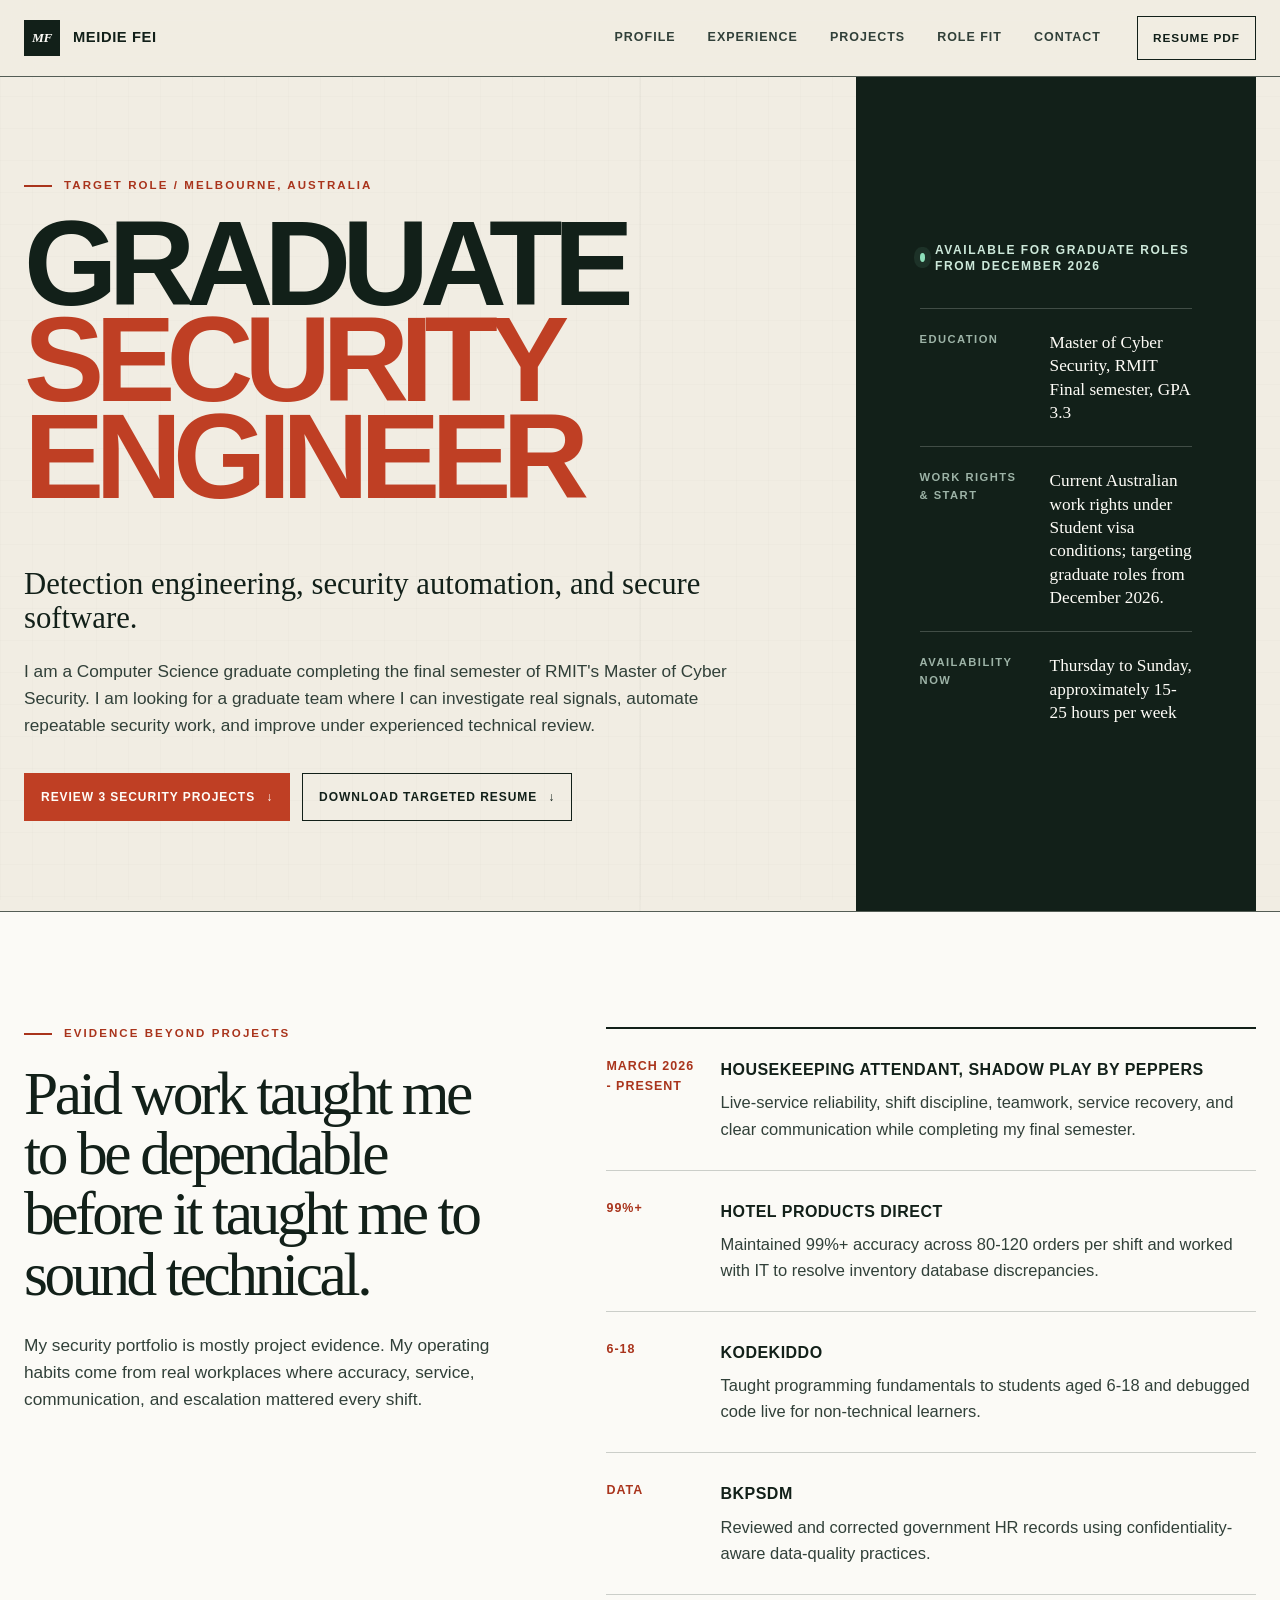
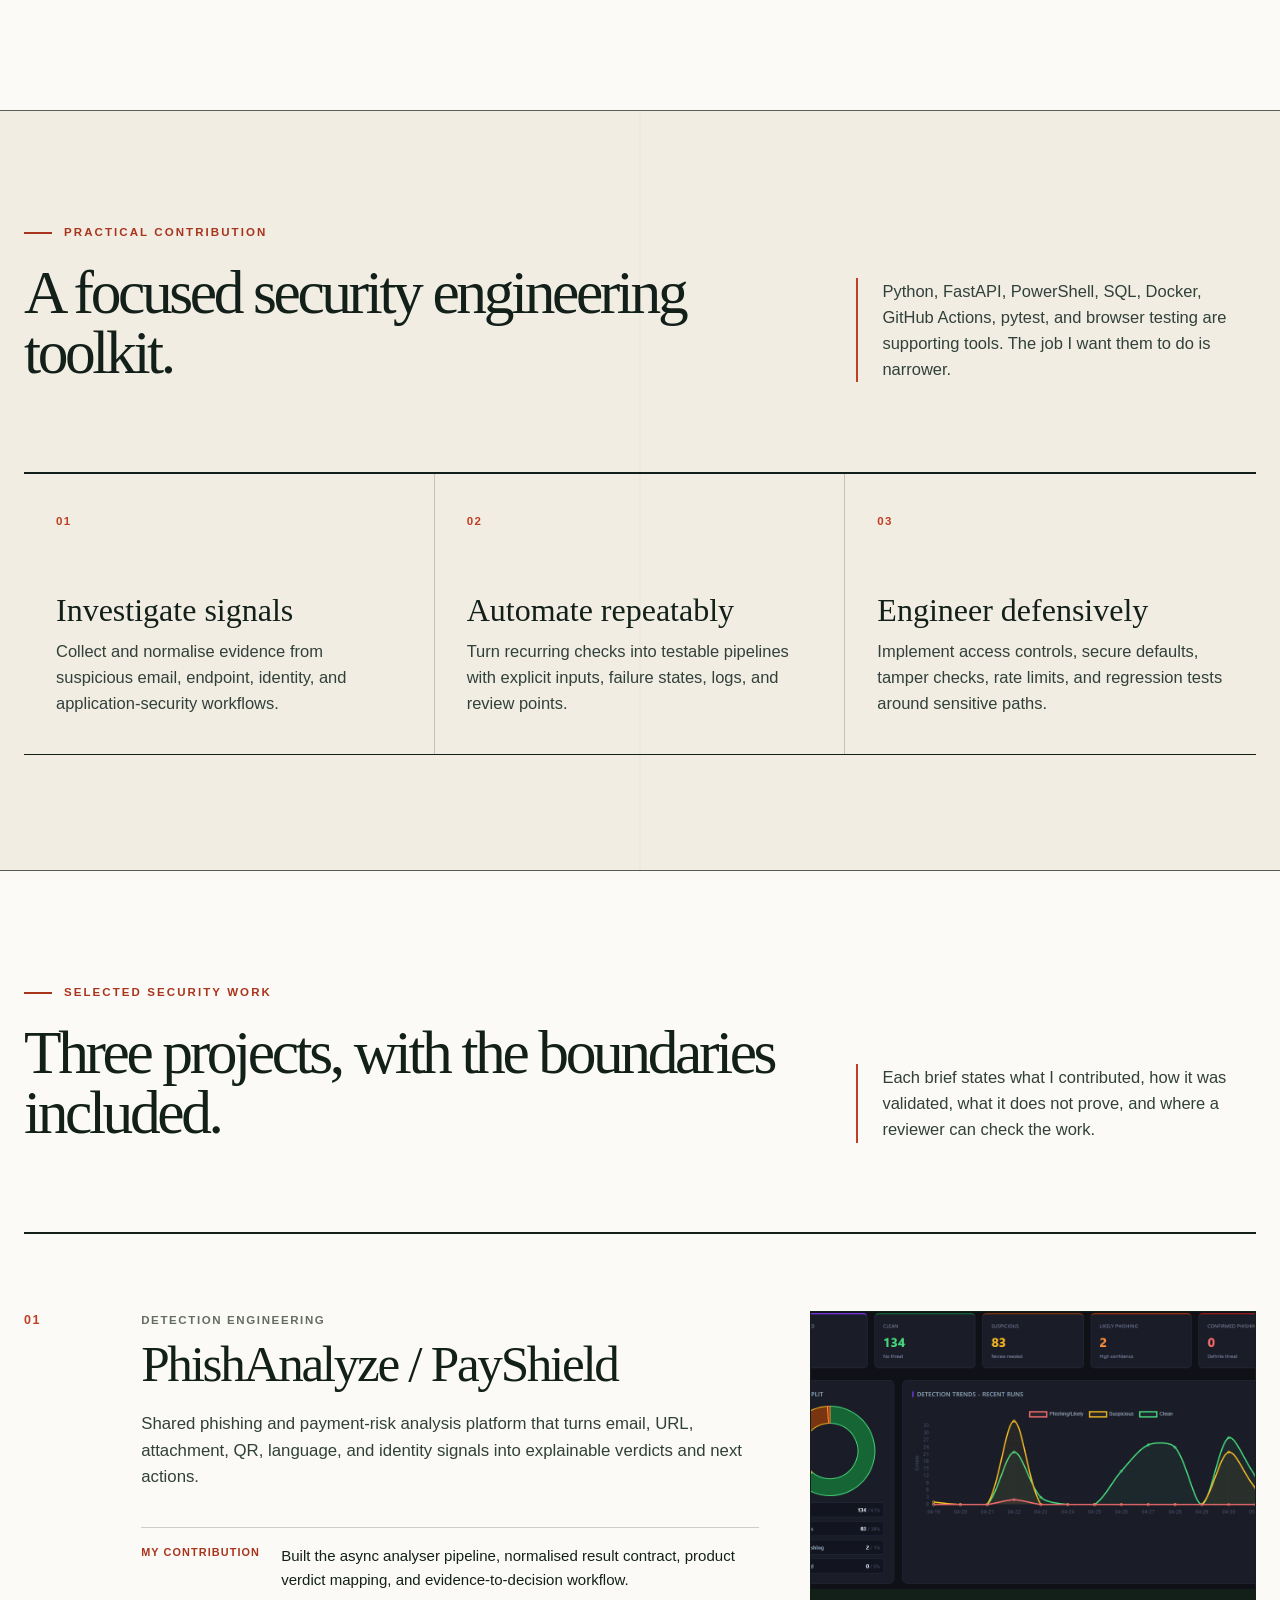
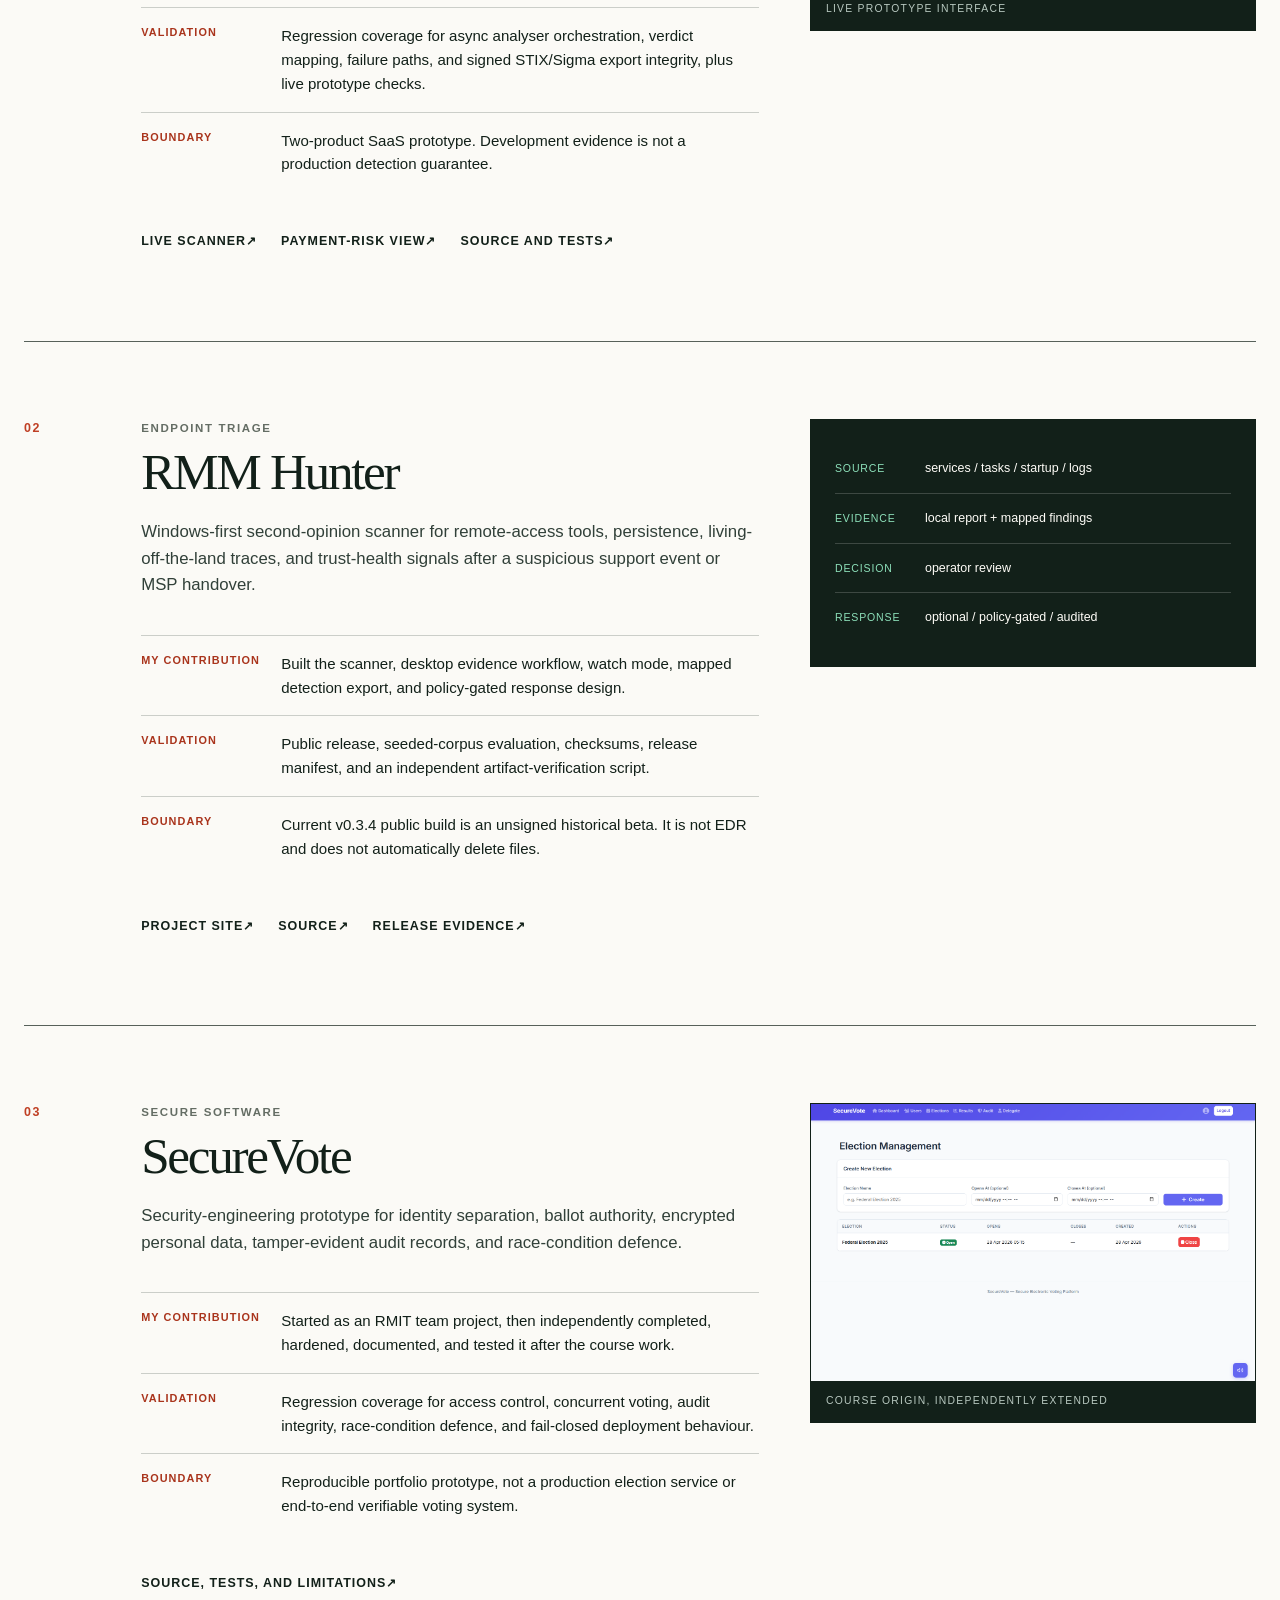
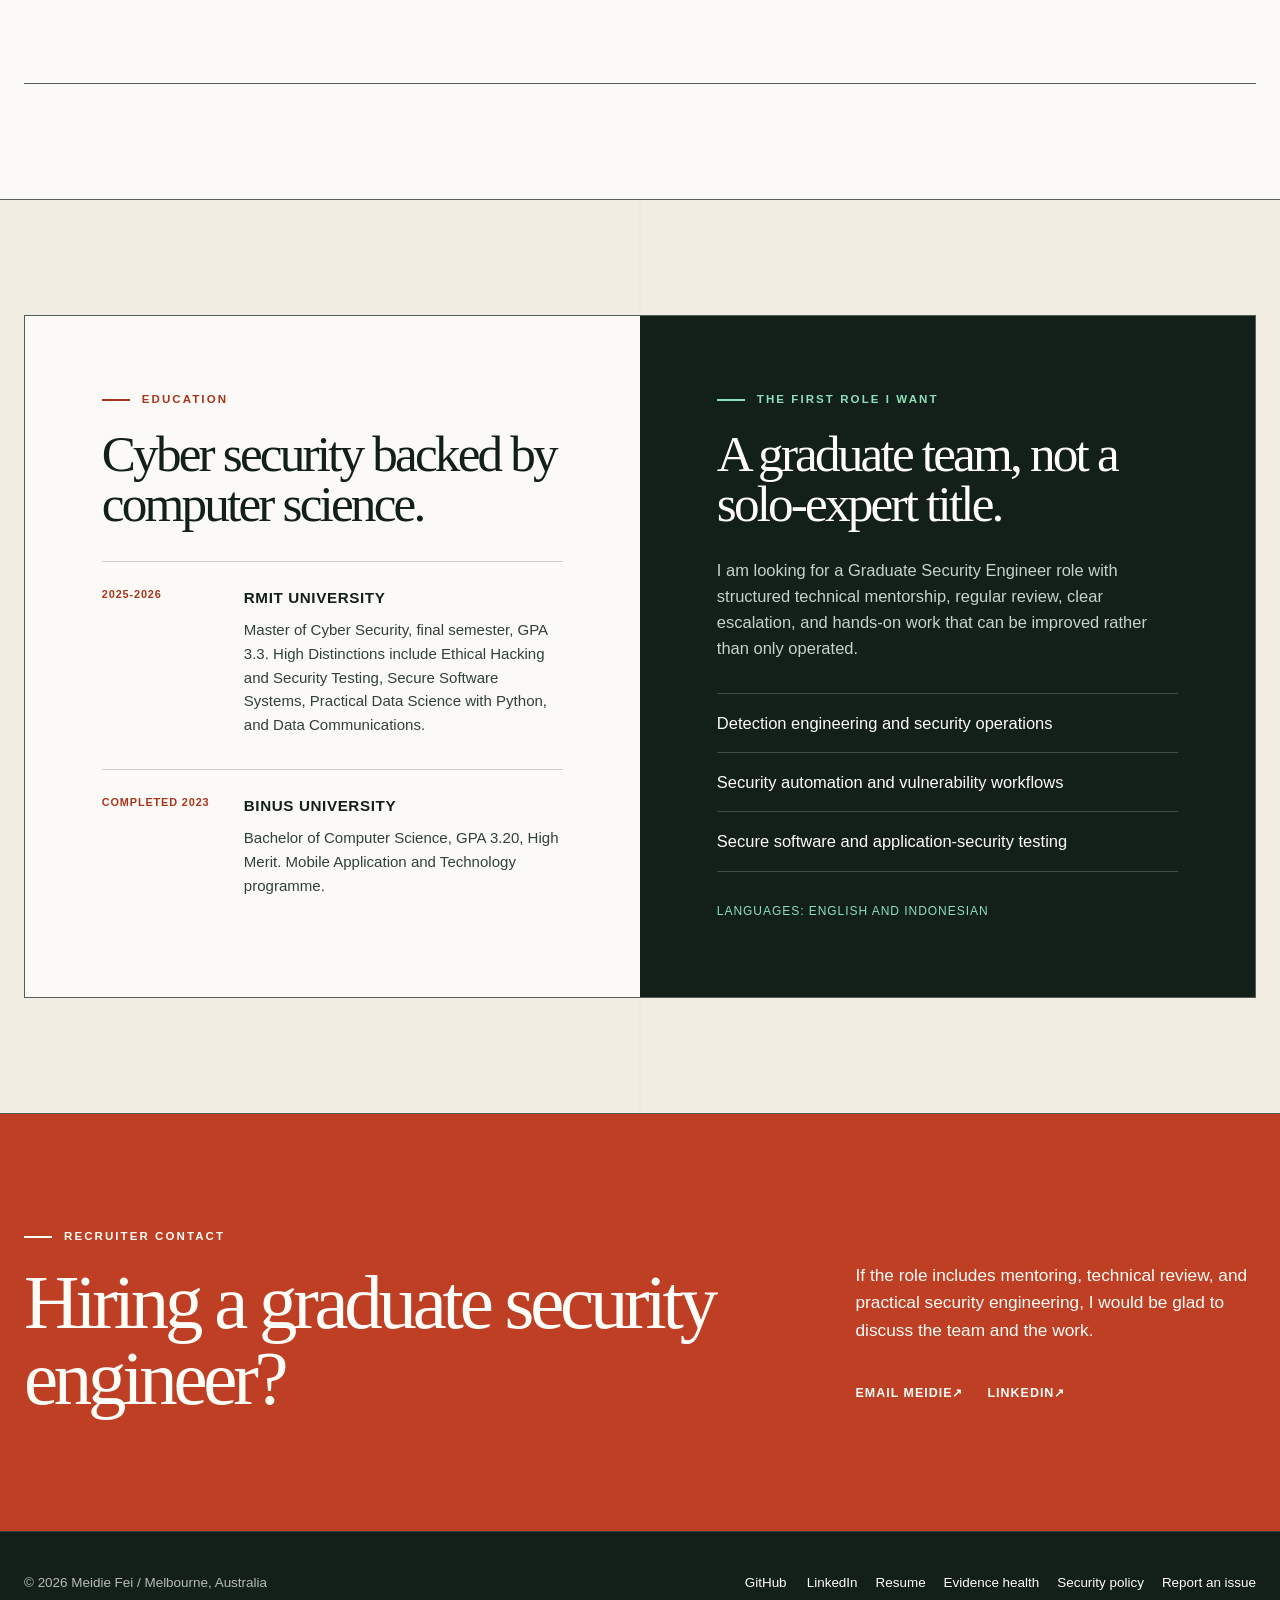
<file: index.html>
<!doctype html>
<html lang="en-AU">
<head>
  <meta charset="utf-8">
  <meta name="viewport" content="width=device-width, initial-scale=1">
  <meta name="color-scheme" content="light">
  <meta name="theme-color" content="#122019">
  <meta name="description" content="Meidie Fei is a Melbourne-based Graduate Security Engineer candidate focused on detection engineering, security automation, and secure software.">
  <meta name="author" content="Meidie Fei">
  <meta name="robots" content="index,follow,max-image-preview:large">
  <link rel="canonical" href="https://meidie.mdpstudio.com.au/">
  <meta property="og:type" content="website">
  <meta property="og:site_name" content="Meidie Fei Security Portfolio">
  <meta property="og:title" content="Meidie Fei | Graduate Security Engineer">
  <meta property="og:description" content="A recruiter-focused portfolio covering phishing detection, endpoint triage, secure software, paid-work evidence, work rights, and availability.">
  <meta property="og:url" content="https://meidie.mdpstudio.com.au/">
  <meta property="og:image" content="https://meidie.mdpstudio.com.au/assets/linkedin-featured-portfolio.png">
  <meta property="og:image:width" content="1200">
  <meta property="og:image:height" content="627">
  <meta property="og:image:alt" content="Meidie Fei security portfolio preview">
  <meta name="twitter:card" content="summary_large_image">
  <meta name="twitter:title" content="Meidie Fei | Graduate Security Engineer">
  <meta name="twitter:description" content="Detection engineering, security automation, secure software, and directly reviewable project evidence.">
  <meta name="twitter:image" content="https://meidie.mdpstudio.com.au/assets/linkedin-featured-portfolio.png">
  <title>Meidie Fei | Graduate Security Engineer</title>
  <link rel="icon" href="assets/favicon.jpg" type="image/jpeg">
  <link rel="stylesheet" href="assets/site.css?v=9fba616b02a8">
  <script type="application/ld+json">
  {
    "@context": "https://schema.org",
    "@type": "Person",
    "name": "Meidie Fei",
    "url": "https://meidie.mdpstudio.com.au/",
    "email": "mailto:meidie@mdpstudio.com.au",
    "image": "https://meidie.mdpstudio.com.au/assets/linkedin-featured-portfolio.png",
    "description": "Melbourne-based Graduate Security Engineer candidate focused on detection engineering, security automation, and secure software.",
    "homeLocation": {
      "@type": "Place",
      "name": "Melbourne, Australia"
    },
    "affiliation": {
      "@type": "CollegeOrUniversity",
      "name": "RMIT University"
    },
    "alumniOf": {
      "@type": "CollegeOrUniversity",
      "name": "BINUS University"
    },
    "knowsAbout": [
      "Cyber security",
      "Detection engineering",
      "Security automation",
      "Secure software",
      "Phishing analysis",
      "Endpoint triage"
    ],
    "sameAs": [
      "https://www.linkedin.com/in/meidie-fei/",
      "https://github.com/meidielo"
    ]
  }
  </script>
  <script src="assets/site.js?v=47d602a8acaf" defer></script>
</head>
<body id="top" class="candidate-page">
  <a class="skip-link" href="#main">Skip to main content</a>
  <div class="reading-progress" data-reading-progress aria-hidden="true"></div>

  <header class="site-header">
    <div class="shell header-inner">
      <a class="wordmark" href="#top" aria-label="Meidie Fei portfolio home">
        <span class="wordmark-mark" aria-hidden="true">MF</span>
        <span>Meidie Fei</span>
      </a>
      <nav class="primary-nav" aria-label="Primary navigation">
        <a href="#profile">Profile</a>
        <a href="#experience">Experience</a>
        <a href="#projects">Projects</a>
        <a href="#fit">Role fit</a>
        <a href="#contact">Contact</a>
      </nav>
      <a class="header-resume" href="assets/Meidie_Fei_Cyber_Security_Resume-db71f281ed7b.pdf">Resume PDF</a>
    </div>
  </header>

  <main id="main">
    <section class="candidate-hero" id="profile" aria-labelledby="hero-title">
      <div class="shell candidate-hero__grid">
        <div class="candidate-identity reveal">
          <p class="candidate-kicker">Target role / Melbourne, Australia</p>
          <h1 id="hero-title">Graduate<br> <span>Security Engineer</span></h1>
          <p class="candidate-specialism">Detection engineering, security automation, and secure software.</p>
          <p class="candidate-summary">I am a Computer Science graduate completing the final semester of RMIT's Master of Cyber Security. I am looking for a graduate team where I can investigate real signals, automate repeatable security work, and improve under experienced technical review.</p>
          <div class="candidate-actions">
            <a class="button primary" href="#projects">Review 3 security projects <span aria-hidden="true">&darr;</span></a>
            <a class="button" href="assets/Meidie_Fei_Cyber_Security_Resume-db71f281ed7b.pdf">Download targeted resume <span aria-hidden="true">&darr;</span></a>
          </div>
        </div>

        <aside class="candidate-facts reveal" aria-label="Candidate facts">
          <div class="candidate-status"><span aria-hidden="true"></span>Available for graduate roles from December 2026</div>
          <dl>
            <div>
              <dt>Education</dt>
              <dd>Master of Cyber Security, RMIT<br>Final semester, GPA 3.3</dd>
            </div>
            <div>
              <dt>Work rights &amp; start</dt>
              <dd>Current Australian work rights under Student visa conditions; targeting graduate roles from December 2026.</dd>
            </div>
            <div>
              <dt>Availability now</dt>
              <dd>Thursday to Sunday, approximately 15-25 hours per week</dd>
            </div>
          </dl>
        </aside>
      </div>
    </section>

    <section class="candidate-section candidate-section--split" id="experience" aria-labelledby="experience-title">
      <div class="shell candidate-split">
        <div class="candidate-section__intro reveal">
          <p class="candidate-kicker">Evidence beyond projects</p>
          <h2 id="experience-title">Paid work taught me to be dependable before it taught me to sound technical.</h2>
          <p>My security portfolio is mostly project evidence. My operating habits come from real workplaces where accuracy, service, communication, and escalation mattered every shift.</p>
        </div>

        <div class="experience-ledger reveal" aria-label="Paid work evidence">
          <article>
            <span>March 2026 - Present</span>
            <div>
              <h3>Housekeeping Attendant, Shadow Play by Peppers</h3>
              <p>Live-service reliability, shift discipline, teamwork, service recovery, and clear communication while completing my final semester.</p>
            </div>
          </article>
          <article>
            <span>99%+</span>
            <div>
              <h3>Hotel Products Direct</h3>
              <p>Maintained 99%+ accuracy across 80-120 orders per shift and worked with IT to resolve inventory database discrepancies.</p>
            </div>
          </article>
          <article>
            <span>6-18</span>
            <div>
              <h3>KodeKiddo</h3>
              <p>Taught programming fundamentals to students aged 6-18 and debugged code live for non-technical learners.</p>
            </div>
          </article>
          <article>
            <span>Data</span>
            <div>
              <h3>BKPSDM</h3>
              <p>Reviewed and corrected government HR records using confidentiality-aware data-quality practices.</p>
            </div>
          </article>
        </div>
      </div>
    </section>

    <section class="candidate-section" aria-labelledby="contribution-title">
      <div class="shell">
        <div class="candidate-section__head reveal">
          <div>
            <p class="candidate-kicker">Practical contribution</p>
            <h2 id="contribution-title">A focused security engineering toolkit.</h2>
          </div>
          <p>Python, FastAPI, PowerShell, SQL, Docker, GitHub Actions, pytest, and browser testing are supporting tools. The job I want them to do is narrower.</p>
        </div>
        <div class="contribution-grid">
          <article class="contribution reveal">
            <span>01</span>
            <h3>Investigate signals</h3>
            <p>Collect and normalise evidence from suspicious email, endpoint, identity, and application-security workflows.</p>
          </article>
          <article class="contribution reveal">
            <span>02</span>
            <h3>Automate repeatably</h3>
            <p>Turn recurring checks into testable pipelines with explicit inputs, failure states, logs, and review points.</p>
          </article>
          <article class="contribution reveal">
            <span>03</span>
            <h3>Engineer defensively</h3>
            <p>Implement access controls, secure defaults, tamper checks, rate limits, and regression tests around sensitive paths.</p>
          </article>
        </div>
      </div>
    </section>

    <section class="candidate-section candidate-projects" id="projects" aria-labelledby="projects-title">
      <div class="shell">
        <div class="candidate-section__head reveal">
          <div>
            <p class="candidate-kicker">Selected security work</p>
            <h2 id="projects-title">Three projects, with the boundaries included.</h2>
          </div>
          <p>Each brief states what I contributed, how it was validated, what it does not prove, and where a reviewer can check the work.</p>
        </div>

        <div class="project-briefs">
          <article class="project-brief reveal">
            <div class="project-brief__number">01</div>
            <div class="project-brief__main">
              <p class="project-brief__type">Detection engineering</p>
              <h3>PhishAnalyze / PayShield</h3>
              <p>Shared phishing and payment-risk analysis platform that turns email, URL, attachment, QR, language, and identity signals into explainable verdicts and next actions.</p>
              <dl class="project-fields">
                <div><dt>My contribution</dt><dd>Built the async analyser pipeline, normalised result contract, product verdict mapping, and evidence-to-decision workflow.</dd></div>
                <div><dt>Validation</dt><dd>Regression coverage for async analyser orchestration, verdict mapping, failure paths, and signed STIX/Sigma export integrity, plus live prototype checks.</dd></div>
                <div><dt>Boundary</dt><dd>Two-product SaaS prototype. Development evidence is not a production detection guarantee.</dd></div>
              </dl>
              <div class="project-links">
                <a href="https://phishanalyze.mdpstudio.com.au/" target="_blank" rel="noreferrer">Live scanner <span aria-hidden="true">&nearr;</span></a>
                <a href="https://payshield.mdpstudio.com.au/" target="_blank" rel="noreferrer">Payment-risk view <span aria-hidden="true">&nearr;</span></a>
                <a href="https://github.com/MDP-Studio/Automated-Phishing-Detection" target="_blank" rel="noreferrer">Source and tests <span aria-hidden="true">&nearr;</span></a>
              </div>
            </div>
            <figure class="project-brief__visual">
              <img src="assets/screenshot-payshield.png" alt="PayShield dashboard showing payment-risk decisions and recent detection trends" width="1304" height="650" loading="lazy">
              <figcaption>Live prototype interface</figcaption>
            </figure>
          </article>

          <article class="project-brief reveal">
            <div class="project-brief__number">02</div>
            <div class="project-brief__main">
              <p class="project-brief__type">Endpoint triage</p>
              <h3>RMM Hunter</h3>
              <p>Windows-first second-opinion scanner for remote-access tools, persistence, living-off-the-land traces, and trust-health signals after a suspicious support event or MSP handover.</p>
              <dl class="project-fields">
                <div><dt>My contribution</dt><dd>Built the scanner, desktop evidence workflow, watch mode, mapped detection export, and policy-gated response design.</dd></div>
                <div><dt>Validation</dt><dd>Public release, seeded-corpus evaluation, checksums, release manifest, and an independent artifact-verification script.</dd></div>
                <div><dt>Boundary</dt><dd>Current v0.3.4 public build is an unsigned historical beta. It is not EDR and does not automatically delete files.</dd></div>
              </dl>
              <div class="project-links">
                <a href="https://rmmhunter.mdpstudio.com.au/" target="_blank" rel="noreferrer">Project site <span aria-hidden="true">&nearr;</span></a>
                <a href="https://github.com/MDP-Studio/rmm-hunter" target="_blank" rel="noreferrer">Source <span aria-hidden="true">&nearr;</span></a>
                <a href="https://github.com/MDP-Studio/rmm-hunter/releases" target="_blank" rel="noreferrer">Release evidence <span aria-hidden="true">&nearr;</span></a>
              </div>
            </div>
            <div class="project-brief__visual project-brief__visual--terminal" role="img" aria-label="RMM Hunter evidence flow from local signals to operator-reviewed action">
              <div><span>source</span><strong>services / tasks / startup / logs</strong></div>
              <div><span>evidence</span><strong>local report + mapped findings</strong></div>
              <div><span>decision</span><strong>operator review</strong></div>
              <div><span>response</span><strong>optional / policy-gated / audited</strong></div>
            </div>
          </article>

          <article class="project-brief reveal">
            <div class="project-brief__number">03</div>
            <div class="project-brief__main">
              <p class="project-brief__type">Secure software</p>
              <h3>SecureVote</h3>
              <p>Security-engineering prototype for identity separation, ballot authority, encrypted personal data, tamper-evident audit records, and race-condition defence.</p>
              <dl class="project-fields">
                <div><dt>My contribution</dt><dd>Started as an RMIT team project, then independently completed, hardened, documented, and tested it after the course work.</dd></div>
                <div><dt>Validation</dt><dd>Regression coverage for access control, concurrent voting, audit integrity, race-condition defence, and fail-closed deployment behaviour.</dd></div>
                <div><dt>Boundary</dt><dd>Reproducible portfolio prototype, not a production election service or end-to-end verifiable voting system.</dd></div>
              </dl>
              <div class="project-links">
                <a href="https://github.com/MDP-Studio/secure-voting-platform" target="_blank" rel="noreferrer">Source, tests, and limitations <span aria-hidden="true">&nearr;</span></a>
              </div>
            </div>
            <figure class="project-brief__visual">
              <img src="assets/screenshot-securevote.png" alt="SecureVote election administration interface" width="1304" height="650" loading="lazy">
              <figcaption>Course origin, independently extended</figcaption>
            </figure>
          </article>
        </div>
      </div>
    </section>

    <section class="candidate-section" id="fit" aria-labelledby="fit-title">
      <div class="shell candidate-fit">
        <article class="fit-panel reveal">
          <p class="candidate-kicker">Education</p>
          <h2 id="fit-title">Cyber security backed by computer science.</h2>
          <div class="education-entry">
            <span>2025-2026</span>
            <div><h3>RMIT University</h3><p>Master of Cyber Security, final semester, GPA 3.3. High Distinctions include Ethical Hacking and Security Testing, Secure Software Systems, Practical Data Science with Python, and Data Communications.</p></div>
          </div>
          <div class="education-entry">
            <span>Completed 2023</span>
            <div><h3>BINUS University</h3><p>Bachelor of Computer Science, GPA 3.20, High Merit. Mobile Application and Technology programme.</p></div>
          </div>
        </article>

        <article class="fit-panel fit-panel--dark reveal">
          <p class="candidate-kicker">The first role I want</p>
          <h2>A graduate team, not a solo-expert title.</h2>
          <p>I am looking for a Graduate Security Engineer role with structured technical mentorship, regular review, clear escalation, and hands-on work that can be improved rather than only operated.</p>
          <ul>
            <li>Detection engineering and security operations</li>
            <li>Security automation and vulnerability workflows</li>
            <li>Secure software and application-security testing</li>
          </ul>
          <p class="fit-panel__language">Languages: English and Indonesian</p>
        </article>
      </div>
    </section>

    <section class="candidate-contact" id="contact" aria-labelledby="contact-title">
      <div class="shell candidate-contact__inner reveal">
        <div>
          <p class="candidate-kicker">Recruiter contact</p>
          <h2 id="contact-title">Hiring a graduate security engineer?</h2>
        </div>
        <div>
          <p>If the role includes mentoring, technical review, and practical security engineering, I would be glad to discuss the team and the work.</p>
          <div class="candidate-contact__links">
            <a href="mailto:meidie@mdpstudio.com.au?subject=Graduate%20security%20opportunity">Email Meidie <span aria-hidden="true">&nearr;</span></a>
            <a href="https://www.linkedin.com/in/meidie-fei/" target="_blank" rel="noreferrer">LinkedIn <span aria-hidden="true">&nearr;</span></a>
          </div>
        </div>
      </div>
    </section>
  </main>

  <footer class="site-footer">
    <div class="shell footer-inner">
      <span>&copy; <span data-current-year>2026</span> Meidie Fei / Melbourne, Australia</span>
      <nav class="footer-links" aria-label="Footer navigation">
        <a href="https://github.com/meidielo" target="_blank" rel="noreferrer">GitHub</a>
        <a href="https://www.linkedin.com/in/meidie-fei/" target="_blank" rel="noreferrer">LinkedIn</a>
        <a href="assets/Meidie_Fei_Cyber_Security_Resume-db71f281ed7b.pdf">Resume</a>
        <a href="evidence.html">Evidence health</a>
        <a href="security.html">Security policy</a>
        <a href="mailto:meidie@mdpstudio.com.au?subject=%5BSecurity%5D%20report%3A%20Meidie%20portfolio">Report an issue</a>
      </nav>
    </div>
  </footer>
</body>
</html>
</file>
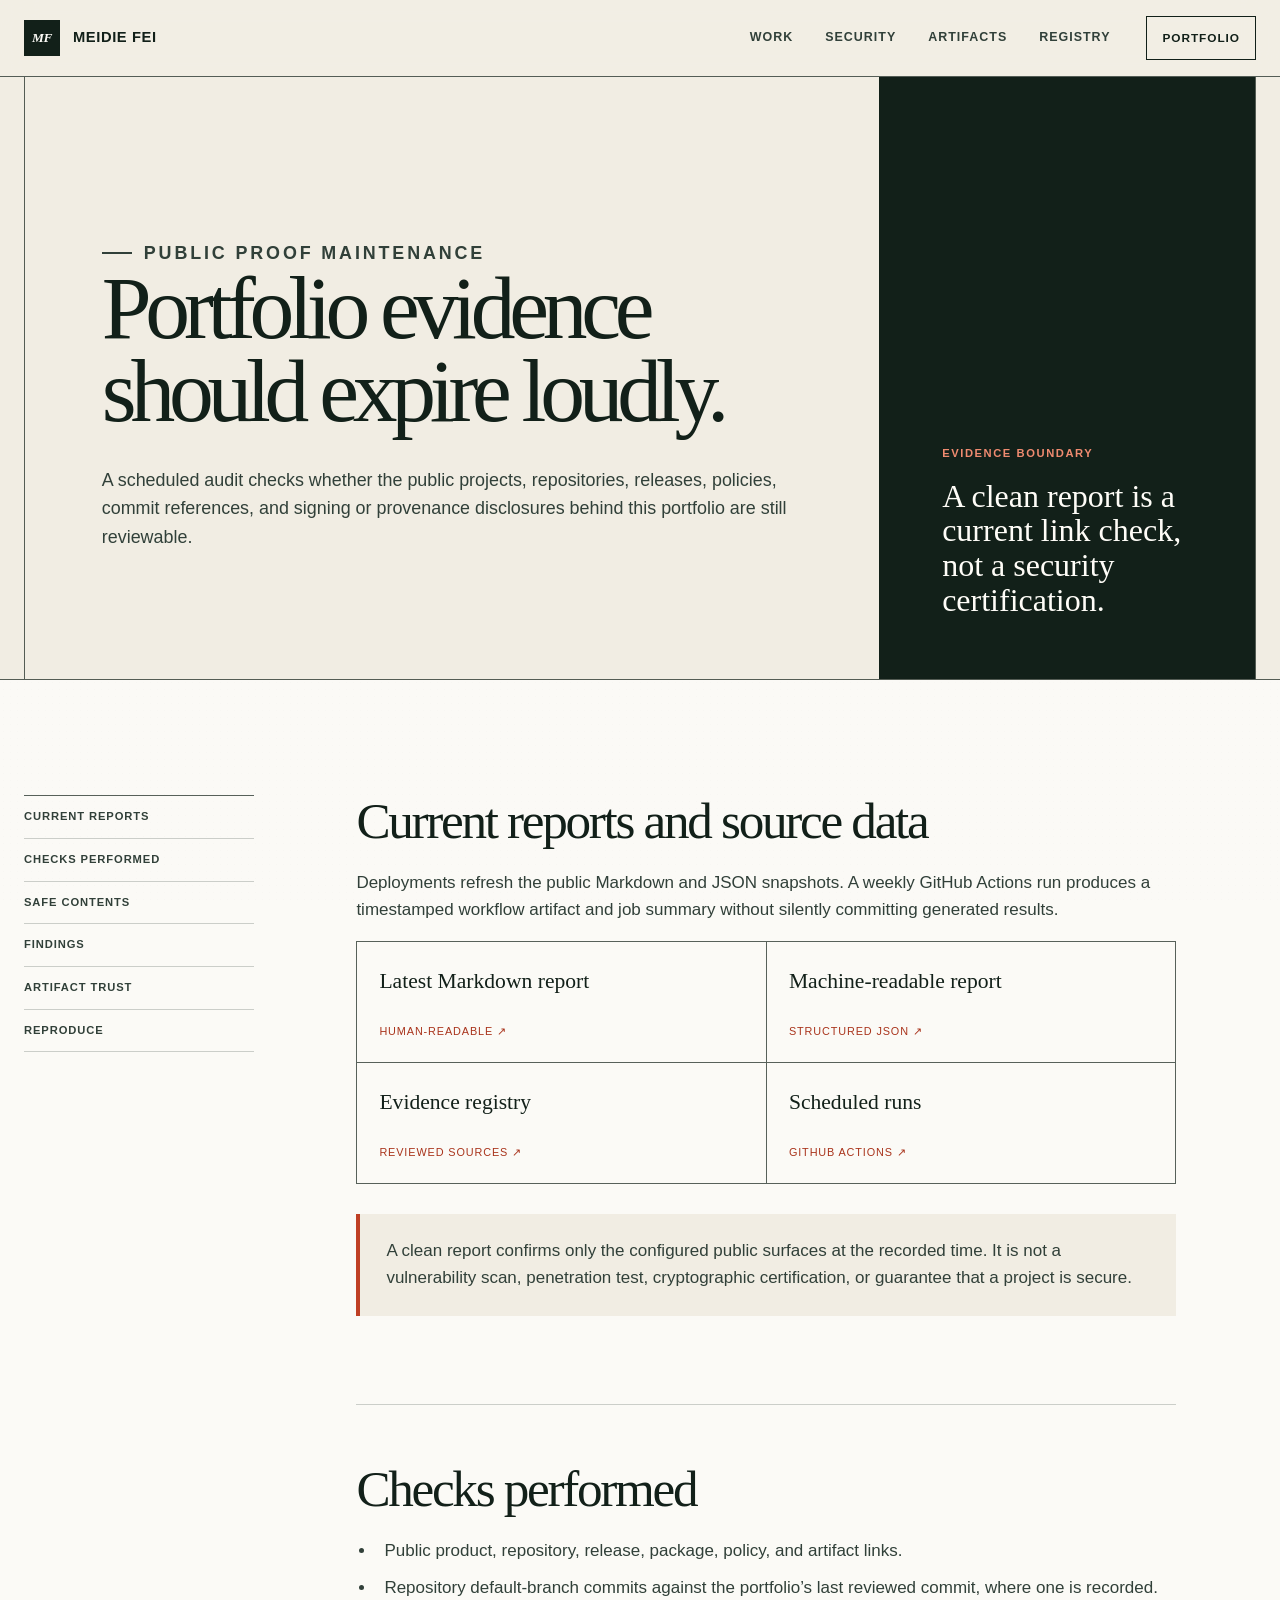
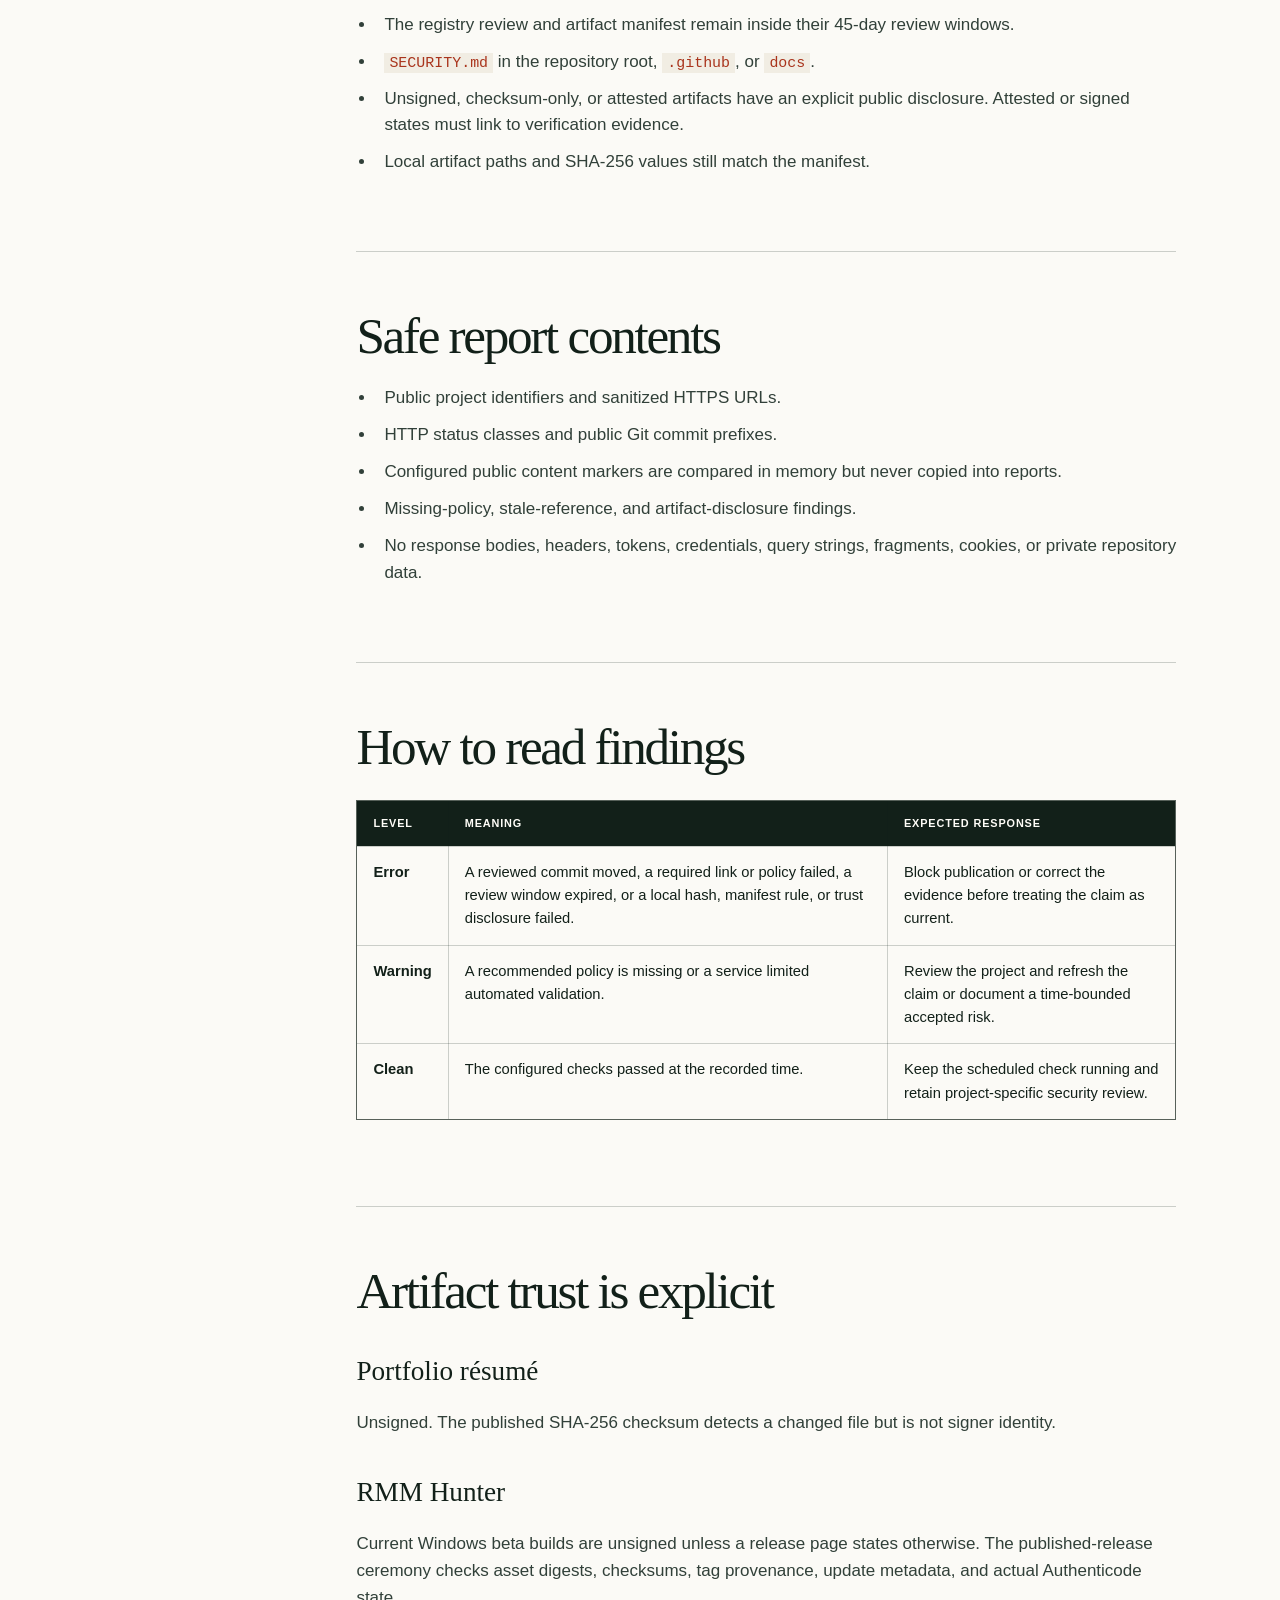
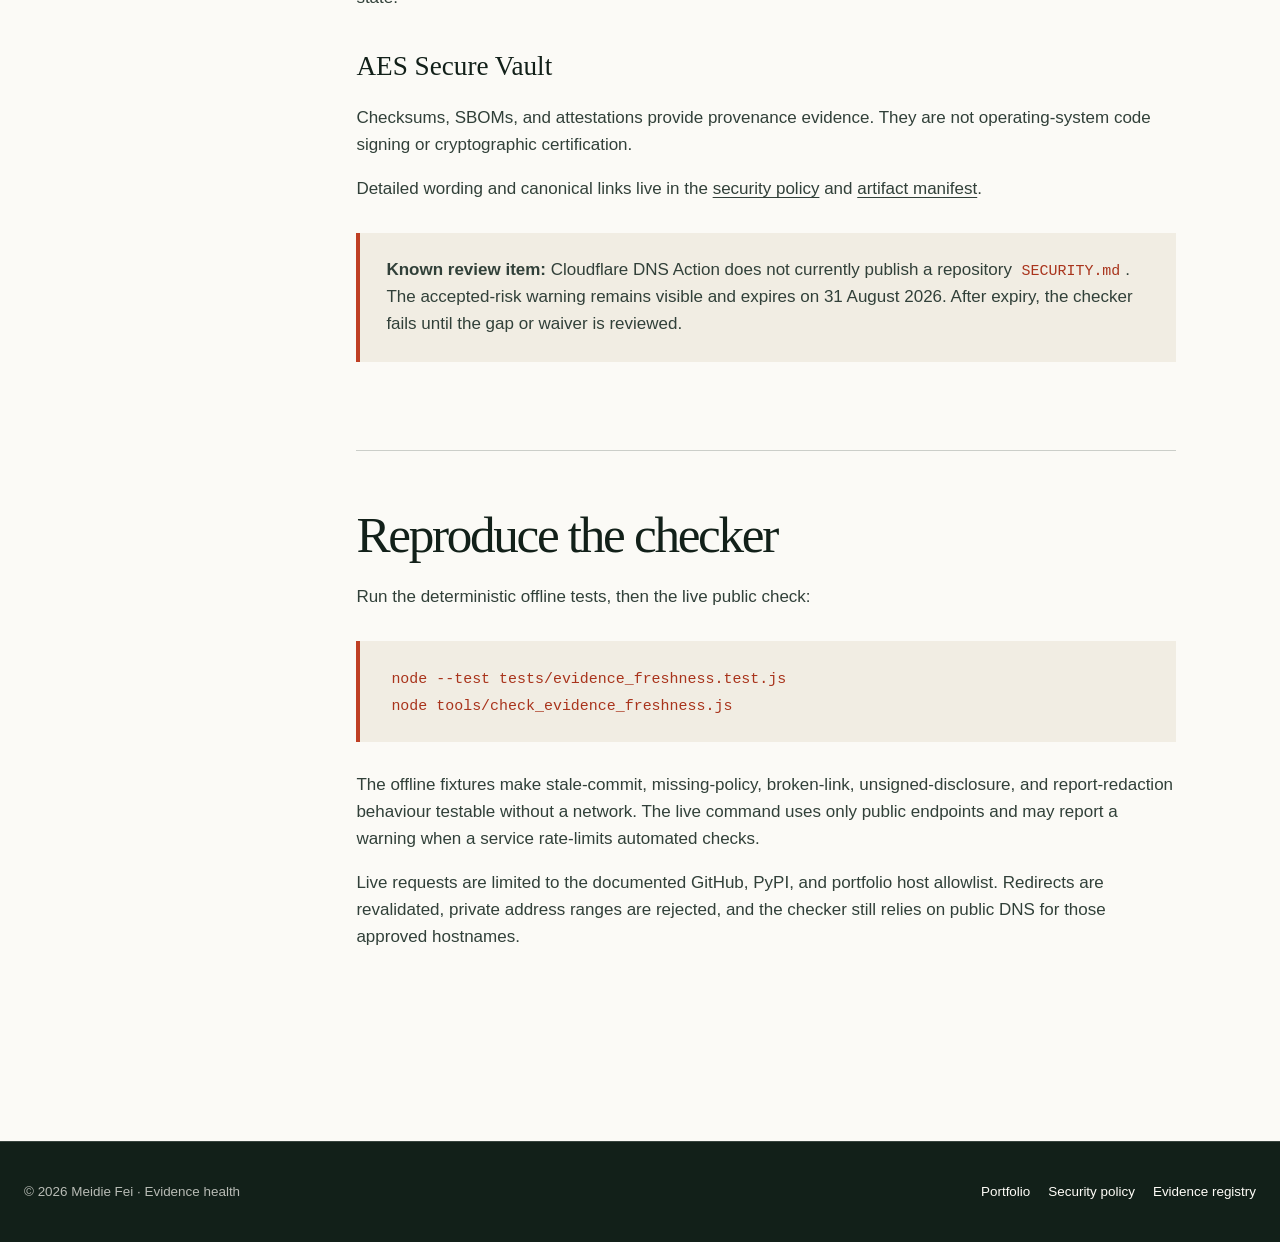
<file: evidence.html>
<!doctype html>
<html lang="en-AU">
<head>
  <meta charset="utf-8">
  <meta name="viewport" content="width=device-width, initial-scale=1">
  <meta name="theme-color" content="#122019">
  <meta name="description" content="Public methodology and reports for checking Meidie Fei's project links, policies, commit references, and artifact trust disclosures.">
  <meta property="og:type" content="website">
  <meta property="og:title" content="Evidence Health | Meidie Fei">
  <meta property="og:description" content="How public links, reviewed commits, policies, and artifact trust disclosures behind Meidie Fei's portfolio are checked and allowed to expire.">
  <meta property="og:url" content="https://meidie.mdpstudio.com.au/evidence">
  <link rel="canonical" href="https://meidie.mdpstudio.com.au/evidence">
  <title>Evidence Health | Meidie Fei</title>
  <link rel="icon" href="assets/favicon.jpg" type="image/jpeg">
  <link rel="stylesheet" href="assets/site.css?v=9fba616b02a8">
  <script src="assets/site.js?v=47d602a8acaf" defer></script>
</head>
<body id="top" class="policy-body">
  <a class="skip-link" href="#main">Skip to evidence methodology</a>
  <div class="reading-progress" data-reading-progress aria-hidden="true"></div>

  <header class="site-header">
    <div class="shell header-inner">
      <a class="wordmark" href="index.html" aria-label="Return to Meidie Fei portfolio">
        <span class="wordmark-mark" aria-hidden="true">MF</span>
        <span>Meidie Fei</span>
      </a>
      <nav class="primary-nav" aria-label="Evidence navigation">
        <a href="index.html#work">Work</a>
        <a href="security.html">Security</a>
        <a href="artifact-manifest.json">Artifacts</a>
        <a href="evidence-registry.json">Registry</a>
      </nav>
      <a class="header-resume" href="index.html">Portfolio</a>
    </div>
  </header>

  <main id="main" class="policy-main">
    <section class="policy-hero" aria-labelledby="page-title">
      <div class="shell policy-hero-inner">
        <div class="policy-hero-copy reveal">
          <p class="eyebrow">Public proof maintenance</p>
          <h1 id="page-title">Portfolio evidence should expire loudly.</h1>
          <p>A scheduled audit checks whether the public projects, repositories, releases, policies, commit references, and signing or provenance disclosures behind this portfolio are still reviewable.</p>
        </div>
        <aside class="policy-aside reveal">
          <small>Evidence boundary</small>
          <strong>A clean report is a current link check, not a security certification.</strong>
        </aside>
      </div>
    </section>

    <div class="shell policy-content">
      <div class="policy-layout">
        <nav class="policy-toc" aria-label="On this page">
          <a href="#reports">Current reports</a>
          <a href="#checks">Checks performed</a>
          <a href="#privacy">Safe contents</a>
          <a href="#findings">Findings</a>
          <a href="#trust">Artifact trust</a>
          <a href="#reproduce">Reproduce</a>
        </nav>

        <article>
          <section class="prose-section reveal" id="reports">
            <h2>Current reports and source data</h2>
            <p>Deployments refresh the public Markdown and JSON snapshots. A weekly GitHub Actions run produces a timestamped workflow artifact and job summary without silently committing generated results.</p>
            <div class="resource-list">
              <a class="resource-link" href="reports/evidence-freshness.md"><strong>Latest Markdown report</strong><span>Human-readable ↗</span></a>
              <a class="resource-link" href="reports/evidence-freshness.json"><strong>Machine-readable report</strong><span>Structured JSON ↗</span></a>
              <a class="resource-link" href="evidence-registry.json"><strong>Evidence registry</strong><span>Reviewed sources ↗</span></a>
              <a class="resource-link" href="https://github.com/MDP-Studio/meidie-security-portfolio/actions/workflows/evidence-freshness.yml"><strong>Scheduled runs</strong><span>GitHub Actions ↗</span></a>
            </div>
            <div class="policy-callout"><p>A clean report confirms only the configured public surfaces at the recorded time. It is not a vulnerability scan, penetration test, cryptographic certification, or guarantee that a project is secure.</p></div>
          </section>

          <section class="prose-section reveal" id="checks">
            <h2>Checks performed</h2>
            <ul>
              <li>Public product, repository, release, package, policy, and artifact links.</li>
              <li>Repository default-branch commits against the portfolio’s last reviewed commit, where one is recorded.</li>
              <li>The registry review and artifact manifest remain inside their 45-day review windows.</li>
              <li><code>SECURITY.md</code> in the repository root, <code>.github</code>, or <code>docs</code>.</li>
              <li>Unsigned, checksum-only, or attested artifacts have an explicit public disclosure. Attested or signed states must link to verification evidence.</li>
              <li>Local artifact paths and SHA-256 values still match the manifest.</li>
            </ul>
          </section>

          <section class="prose-section reveal" id="privacy">
            <h2>Safe report contents</h2>
            <ul>
              <li>Public project identifiers and sanitized HTTPS URLs.</li>
              <li>HTTP status classes and public Git commit prefixes.</li>
              <li>Configured public content markers are compared in memory but never copied into reports.</li>
              <li>Missing-policy, stale-reference, and artifact-disclosure findings.</li>
              <li>No response bodies, headers, tokens, credentials, query strings, fragments, cookies, or private repository data.</li>
            </ul>
          </section>

          <section class="prose-section reveal" id="findings">
            <h2>How to read findings</h2>
            <div class="policy-table-wrap">
              <table class="policy-table">
                <thead>
                  <tr><th>Level</th><th>Meaning</th><th>Expected response</th></tr>
                </thead>
                <tbody>
                  <tr><td><strong>Error</strong></td><td>A reviewed commit moved, a required link or policy failed, a review window expired, or a local hash, manifest rule, or trust disclosure failed.</td><td>Block publication or correct the evidence before treating the claim as current.</td></tr>
                  <tr><td><strong>Warning</strong></td><td>A recommended policy is missing or a service limited automated validation.</td><td>Review the project and refresh the claim or document a time-bounded accepted risk.</td></tr>
                  <tr><td><strong>Clean</strong></td><td>The configured checks passed at the recorded time.</td><td>Keep the scheduled check running and retain project-specific security review.</td></tr>
                </tbody>
              </table>
            </div>
          </section>

          <section class="prose-section reveal" id="trust">
            <h2>Artifact trust is explicit</h2>
            <h3>Portfolio résumé</h3>
            <p>Unsigned. The published SHA-256 checksum detects a changed file but is not signer identity.</p>
            <h3>RMM Hunter</h3>
            <p>Current Windows beta builds are unsigned unless a release page states otherwise. The published-release ceremony checks asset digests, checksums, tag provenance, update metadata, and actual Authenticode state.</p>
            <h3>AES Secure Vault</h3>
            <p>Checksums, SBOMs, and attestations provide provenance evidence. They are not operating-system code signing or cryptographic certification.</p>
            <p>Detailed wording and canonical links live in the <a href="security.html">security policy</a> and <a href="artifact-manifest.json">artifact manifest</a>.</p>
            <div class="policy-callout">
              <p><strong>Known review item:</strong> Cloudflare DNS Action does not currently publish a repository <code>SECURITY.md</code>. The accepted-risk warning remains visible and expires on 31 August 2026. After expiry, the checker fails until the gap or waiver is reviewed.</p>
            </div>
          </section>

          <section class="prose-section reveal" id="reproduce">
            <h2>Reproduce the checker</h2>
            <p>Run the deterministic offline tests, then the live public check:</p>
            <div class="policy-callout"><p><code>node --test tests/evidence_freshness.test.js</code><br><code>node tools/check_evidence_freshness.js</code></p></div>
            <p>The offline fixtures make stale-commit, missing-policy, broken-link, unsigned-disclosure, and report-redaction behaviour testable without a network. The live command uses only public endpoints and may report a warning when a service rate-limits automated checks.</p>
            <p>Live requests are limited to the documented GitHub, PyPI, and portfolio host allowlist. Redirects are revalidated, private address ranges are rejected, and the checker still relies on public DNS for those approved hostnames.</p>
          </section>
        </article>
      </div>
    </div>
  </main>

  <footer class="site-footer">
    <div class="shell footer-inner">
      <span>© <span data-current-year>2026</span> Meidie Fei · Evidence health</span>
      <nav class="footer-links" aria-label="Footer navigation">
        <a href="index.html">Portfolio</a>
        <a href="security.html">Security policy</a>
        <a href="evidence-registry.json">Evidence registry</a>
      </nav>
    </div>
  </footer>
</body>
</html>
</file>
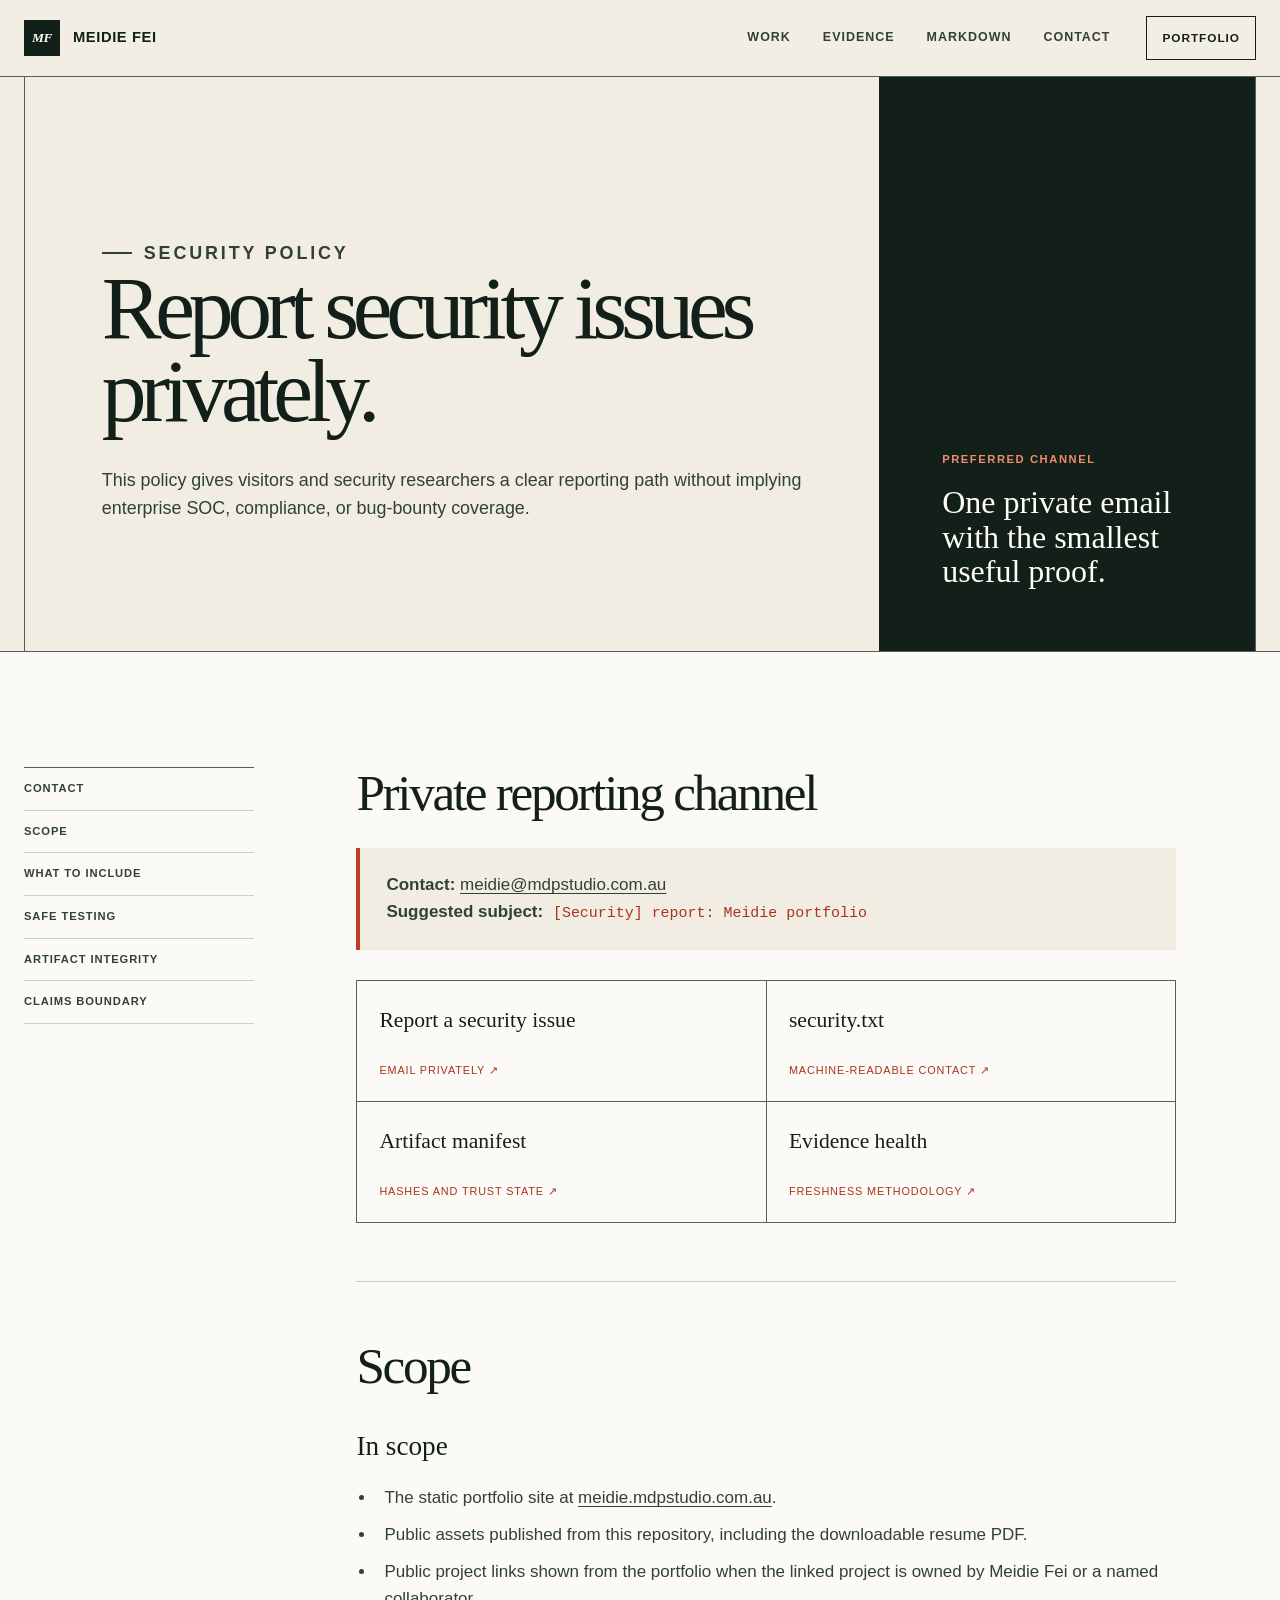
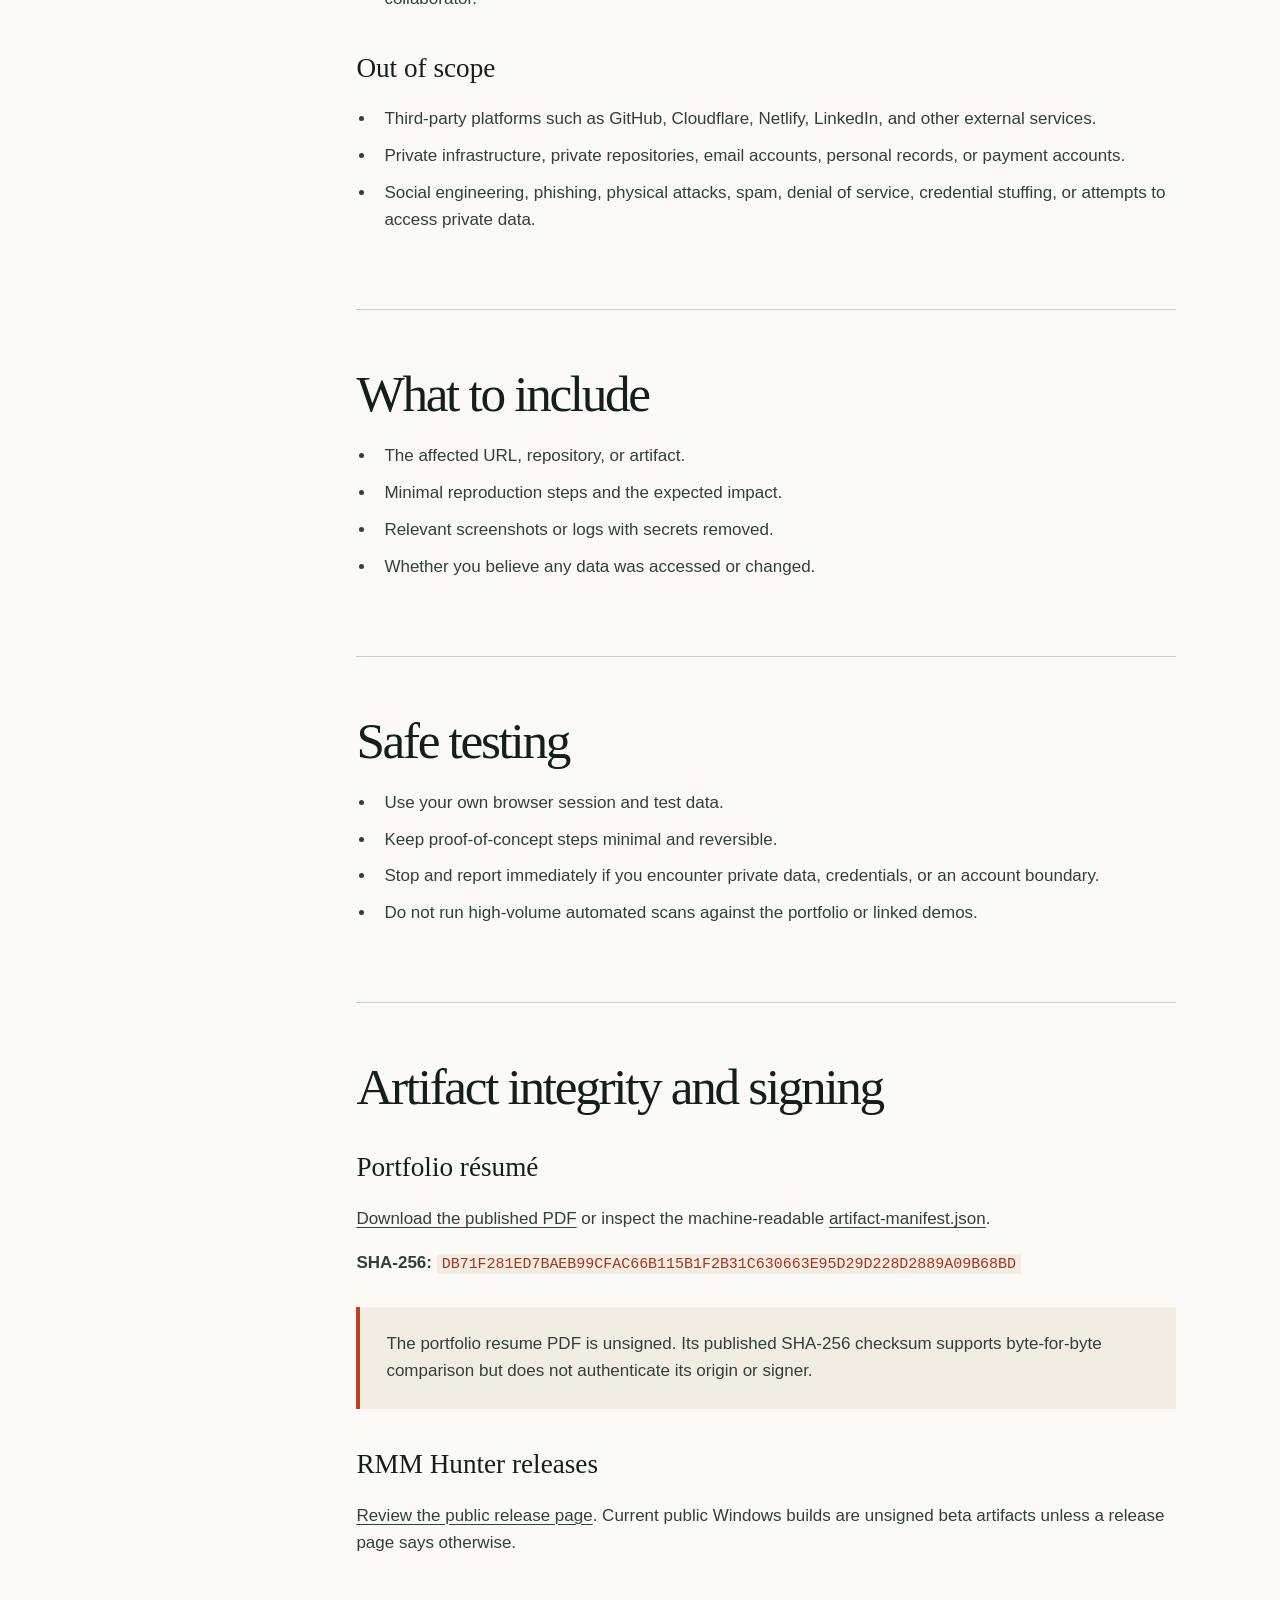
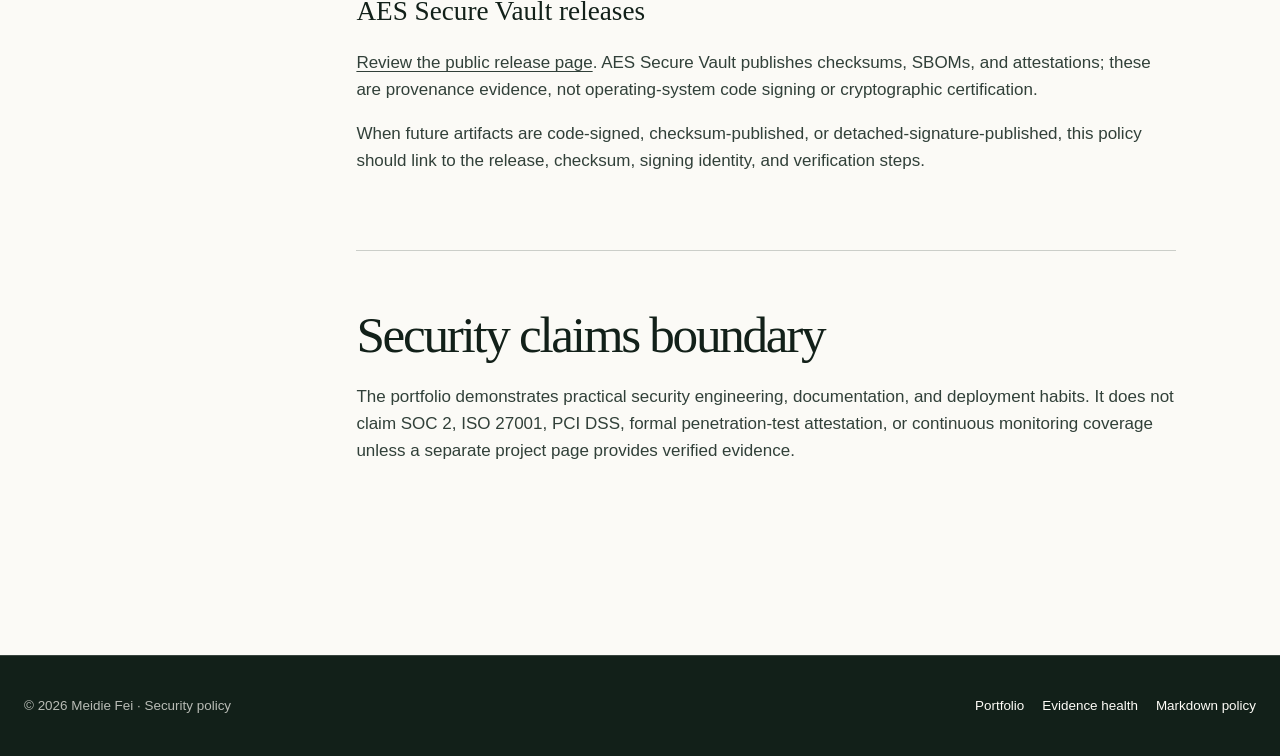
<file: security.html>
<!doctype html>
<html lang="en-AU">
<head>
  <meta charset="utf-8">
  <meta name="viewport" content="width=device-width, initial-scale=1">
  <meta name="theme-color" content="#122019">
  <meta name="description" content="Private vulnerability reporting scope, safe testing rules, and artifact integrity references for Meidie Fei's public portfolio.">
  <meta property="og:type" content="website">
  <meta property="og:title" content="Security Policy | Meidie Fei">
  <meta property="og:description" content="A clear private reporting path, safe-testing boundary, and artifact trust disclosures for Meidie Fei's portfolio.">
  <meta property="og:url" content="https://meidie.mdpstudio.com.au/security">
  <link rel="canonical" href="https://meidie.mdpstudio.com.au/security">
  <title>Security Policy | Meidie Fei</title>
  <link rel="icon" href="assets/favicon.jpg" type="image/jpeg">
  <link rel="stylesheet" href="assets/site.css?v=9fba616b02a8">
  <script src="assets/site.js?v=47d602a8acaf" defer></script>
</head>
<body id="top" class="policy-body">
  <a class="skip-link" href="#main">Skip to security policy</a>
  <div class="reading-progress" data-reading-progress aria-hidden="true"></div>

  <header class="site-header">
    <div class="shell header-inner">
      <a class="wordmark" href="index.html" aria-label="Return to Meidie Fei portfolio">
        <span class="wordmark-mark" aria-hidden="true">MF</span>
        <span>Meidie Fei</span>
      </a>
      <nav class="primary-nav" aria-label="Security policy navigation">
        <a href="index.html#work">Work</a>
        <a href="evidence.html">Evidence</a>
        <a href="SECURITY.md">Markdown</a>
        <a href="index.html#contact">Contact</a>
      </nav>
      <a class="header-resume" href="index.html">Portfolio</a>
    </div>
  </header>

  <main id="main" class="policy-main">
    <section class="policy-hero" aria-labelledby="page-title">
      <div class="shell policy-hero-inner">
        <div class="policy-hero-copy reveal">
          <p class="eyebrow">Security policy</p>
          <h1 id="page-title">Report security issues privately.</h1>
          <p>This policy gives visitors and security researchers a clear reporting path without implying enterprise SOC, compliance, or bug-bounty coverage.</p>
        </div>
        <aside class="policy-aside reveal">
          <small>Preferred channel</small>
          <strong>One private email with the smallest useful proof.</strong>
        </aside>
      </div>
    </section>

    <div class="shell policy-content">
      <div class="policy-layout">
        <nav class="policy-toc" aria-label="On this page">
          <a href="#contact-channel">Contact</a>
          <a href="#scope">Scope</a>
          <a href="#include">What to include</a>
          <a href="#testing">Safe testing</a>
          <a href="#integrity">Artifact integrity</a>
          <a href="#claims">Claims boundary</a>
        </nav>

        <article>
          <section class="prose-section reveal" id="contact-channel">
            <h2>Private reporting channel</h2>
            <div class="policy-callout">
              <p><strong>Contact:</strong> <a href="mailto:meidie@mdpstudio.com.au?subject=%5BSecurity%5D%20report%3A%20Meidie%20portfolio">meidie@mdpstudio.com.au</a></p>
              <p><strong>Suggested subject:</strong> <code>[Security] report: Meidie portfolio</code></p>
            </div>
            <div class="resource-list">
              <a class="resource-link" href="mailto:meidie@mdpstudio.com.au?subject=%5BSecurity%5D%20report%3A%20Meidie%20portfolio"><strong>Report a security issue</strong><span>Email privately ↗</span></a>
              <a class="resource-link" href=".well-known/security.txt"><strong>security.txt</strong><span>Machine-readable contact ↗</span></a>
              <a class="resource-link" href="artifact-manifest.json"><strong>Artifact manifest</strong><span>Hashes and trust state ↗</span></a>
              <a class="resource-link" href="evidence.html"><strong>Evidence health</strong><span>Freshness methodology ↗</span></a>
            </div>
          </section>

          <section class="prose-section reveal" id="scope">
            <h2>Scope</h2>
            <h3>In scope</h3>
            <ul>
              <li>The static portfolio site at <a href="https://meidie.mdpstudio.com.au">meidie.mdpstudio.com.au</a>.</li>
              <li>Public assets published from this repository, including the downloadable resume PDF.</li>
              <li>Public project links shown from the portfolio when the linked project is owned by Meidie Fei or a named collaborator.</li>
            </ul>
            <h3>Out of scope</h3>
            <ul>
              <li>Third-party platforms such as GitHub, Cloudflare, Netlify, LinkedIn, and other external services.</li>
              <li>Private infrastructure, private repositories, email accounts, personal records, or payment accounts.</li>
              <li>Social engineering, phishing, physical attacks, spam, denial of service, credential stuffing, or attempts to access private data.</li>
            </ul>
          </section>

          <section class="prose-section reveal" id="include">
            <h2>What to include</h2>
            <ul>
              <li>The affected URL, repository, or artifact.</li>
              <li>Minimal reproduction steps and the expected impact.</li>
              <li>Relevant screenshots or logs with secrets removed.</li>
              <li>Whether you believe any data was accessed or changed.</li>
            </ul>
          </section>

          <section class="prose-section reveal" id="testing">
            <h2>Safe testing</h2>
            <ul>
              <li>Use your own browser session and test data.</li>
              <li>Keep proof-of-concept steps minimal and reversible.</li>
              <li>Stop and report immediately if you encounter private data, credentials, or an account boundary.</li>
              <li>Do not run high-volume automated scans against the portfolio or linked demos.</li>
            </ul>
          </section>

          <section class="prose-section reveal" id="integrity">
            <h2>Artifact integrity and signing</h2>
            <h3>Portfolio résumé</h3>
            <p><a href="assets/Meidie_Fei_Cyber_Security_Resume-db71f281ed7b.pdf">Download the published PDF</a> or inspect the machine-readable <a href="artifact-manifest.json">artifact-manifest.json</a>.</p>
            <p><strong>SHA-256:</strong> <code data-resume-sha>DB71F281ED7BAEB99CFAC66B115B1F2B31C630663E95D29D228D2889A09B68BD</code></p>
            <div class="policy-callout"><p>The portfolio resume PDF is unsigned. Its published SHA-256 checksum supports byte-for-byte comparison but does not authenticate its origin or signer.</p></div>

            <h3>RMM Hunter releases</h3>
            <p><a href="https://github.com/MDP-Studio/rmm-hunter/releases">Review the public release page</a>. Current public Windows builds are unsigned beta artifacts unless a release page says otherwise.</p>

            <h3>AES Secure Vault releases</h3>
            <p><a href="https://github.com/MDP-Studio/AES-256-GCM-Python-Tool/releases">Review the public release page</a>. AES Secure Vault publishes checksums, SBOMs, and attestations; these are provenance evidence, not operating-system code signing or cryptographic certification.</p>

            <p>When future artifacts are code-signed, checksum-published, or detached-signature-published, this policy should link to the release, checksum, signing identity, and verification steps.</p>
          </section>

          <section class="prose-section reveal" id="claims">
            <h2>Security claims boundary</h2>
            <p>The portfolio demonstrates practical security engineering, documentation, and deployment habits. It does not claim SOC 2, ISO 27001, PCI DSS, formal penetration-test attestation, or continuous monitoring coverage unless a separate project page provides verified evidence.</p>
          </section>
        </article>
      </div>
    </div>
  </main>

  <footer class="site-footer">
    <div class="shell footer-inner">
      <span>© <span data-current-year>2026</span> Meidie Fei · Security policy</span>
      <nav class="footer-links" aria-label="Footer navigation">
        <a href="index.html">Portfolio</a>
        <a href="evidence.html">Evidence health</a>
        <a href="SECURITY.md">Markdown policy</a>
      </nav>
    </div>
  </footer>
</body>
</html>
</file>
<file: assets/site.css>
:root {
  --paper: #f1ede3;
  --paper-bright: #fbfaf6;
  --ink: #122019;
  --ink-soft: #314039;
  --muted: #646d64;
  --line: rgba(18, 32, 25, 0.2);
  --line-strong: rgba(18, 32, 25, 0.7);
  --rust: #bf3f24;
  --rust-dark: #a9341c;
  --blue: #245c7a;
  --green: #27705c;
  --cream: #fffdf8;
  --serif: "Palatino Linotype", "Book Antiqua", Palatino, Georgia, serif;
  --sans: Candara, "Avenir Next", "Gill Sans", "Trebuchet MS", sans-serif;
  --utility: Bahnschrift, "DIN Alternate", "Arial Narrow", sans-serif;
  --shadow: 0 28px 70px rgba(18, 32, 25, 0.12);
  --shell: min(1360px, calc(100vw - 48px));
}

* {
  box-sizing: border-box;
}

html {
  scroll-behavior: smooth;
  scroll-padding-top: 92px;
}

body {
  margin: 0;
  background:
    linear-gradient(90deg, transparent calc(50% - 1px), rgba(18, 32, 25, 0.035) 50%, transparent calc(50% + 1px)),
    var(--paper);
  color: var(--ink);
  font-family: var(--sans);
  font-size: 17px;
  line-height: 1.58;
  text-rendering: optimizeLegibility;
  -webkit-font-smoothing: antialiased;
}

body::before {
  position: fixed;
  z-index: -1;
  inset: 0;
  background-image: radial-gradient(rgba(18, 32, 25, 0.09) 0.55px, transparent 0.55px);
  background-size: 7px 7px;
  content: "";
  opacity: 0.12;
  pointer-events: none;
}

img {
  display: block;
  max-width: 100%;
}

a {
  color: inherit;
  overflow-wrap: anywhere;
  text-decoration-thickness: 1px;
  text-underline-offset: 0.2em;
}

button,
a {
  -webkit-tap-highlight-color: transparent;
}

button,
input,
textarea,
select {
  font: inherit;
}

::selection {
  background: var(--rust);
  color: var(--cream);
}

:focus-visible {
  outline: 3px solid var(--rust);
  outline-offset: 4px;
}

.skip-link {
  position: fixed;
  z-index: 1000;
  top: 12px;
  left: 12px;
  padding: 10px 14px;
  background: var(--ink);
  color: var(--cream);
  transform: translateY(-150%);
  transition: transform 160ms ease;
}

.skip-link:focus {
  transform: translateY(0);
}

.reading-progress {
  position: fixed;
  z-index: 1001;
  top: 0;
  right: 0;
  left: 0;
  height: 3px;
  background: var(--rust);
  transform: scaleX(0);
  transform-origin: 0 50%;
  pointer-events: none;
}

.shell {
  width: var(--shell);
  margin-inline: auto;
}

.site-header {
  position: sticky;
  z-index: 100;
  top: 0;
  border-bottom: 1px solid var(--line-strong);
  background: rgba(241, 237, 227, 0.94);
  background: color-mix(in srgb, var(--paper) 90%, transparent);
  backdrop-filter: blur(16px);
}

.header-inner {
  display: grid;
  grid-template-columns: 1fr auto auto;
  min-height: 76px;
  align-items: center;
  gap: 36px;
}

.wordmark {
  display: inline-flex;
  width: fit-content;
  min-height: 44px;
  align-items: center;
  gap: 13px;
  color: var(--ink);
  font-family: var(--utility);
  font-size: 0.92rem;
  font-weight: 650;
  letter-spacing: 0.04em;
  text-decoration: none;
  text-transform: uppercase;
}

.wordmark-mark {
  display: grid;
  width: 36px;
  height: 36px;
  place-items: center;
  border: 1px solid var(--ink);
  background: var(--ink);
  color: var(--paper-bright);
  font-family: var(--serif);
  font-size: 0.84rem;
  font-style: italic;
  letter-spacing: -0.04em;
}

.primary-nav {
  display: flex;
  align-items: center;
  gap: clamp(18px, 2.5vw, 34px);
}

.primary-nav a {
  display: inline-flex;
  position: relative;
  min-height: 44px;
  align-items: center;
  color: var(--ink-soft);
  font-family: var(--utility);
  font-size: 0.78rem;
  font-weight: 650;
  letter-spacing: 0.08em;
  text-decoration: none;
  text-transform: uppercase;
}

.primary-nav a::after {
  position: absolute;
  right: 0;
  bottom: -8px;
  left: 0;
  height: 2px;
  background: var(--rust);
  content: "";
  transform: scaleX(0);
  transform-origin: 100% 50%;
  transition: transform 180ms ease;
}

.primary-nav a:hover::after,
.primary-nav a:focus-visible::after {
  transform: scaleX(1);
  transform-origin: 0 50%;
}

.header-resume {
  display: inline-flex;
  min-height: 44px;
  align-items: center;
  justify-content: center;
  border: 1px solid var(--ink);
  padding: 8px 15px;
  font-family: var(--utility);
  font-size: 0.74rem;
  font-weight: 700;
  letter-spacing: 0.08em;
  text-decoration: none;
  text-transform: uppercase;
  transition: background 180ms ease, color 180ms ease;
}

.header-resume:hover {
  background: var(--ink);
  color: var(--cream);
}

.eyebrow {
  display: flex;
  align-items: center;
  gap: 12px;
  margin: 0 0 24px;
  color: var(--rust-dark);
  font-family: var(--utility);
  font-size: 0.75rem;
  font-weight: 700;
  letter-spacing: 0.16em;
  text-transform: uppercase;
}

.eyebrow::before {
  width: 30px;
  height: 2px;
  background: currentColor;
  content: "";
}

.hero {
  border-bottom: 1px solid var(--line-strong);
}

.hero-grid {
  display: grid;
  min-height: calc(100vh - 77px);
  grid-template-columns: minmax(0, 1.7fr) minmax(330px, 0.75fr);
  border-right: 1px solid var(--line-strong);
  border-left: 1px solid var(--line-strong);
}

.hero-copy {
  display: flex;
  min-height: 640px;
  flex-direction: column;
  justify-content: space-between;
  padding: clamp(58px, 8vw, 112px) clamp(28px, 6vw, 88px) 42px;
}

.hero h1 {
  max-width: 900px;
  margin: 0;
  font-family: var(--serif);
  font-size: clamp(4rem, 7.35vw, 7.9rem);
  font-weight: 400;
  letter-spacing: -0.07em;
  line-height: 0.9;
}

.hero h1 em {
  color: var(--rust);
  font-weight: 400;
}

.hero-intro {
  display: grid;
  max-width: 900px;
  grid-template-columns: minmax(0, 1fr) auto;
  align-items: end;
  gap: 40px;
  margin-top: 70px;
  padding-top: 28px;
  border-top: 1px solid var(--line);
}

.hero-intro p {
  max-width: 720px;
  margin: 0;
  color: var(--ink-soft);
  font-size: clamp(1.05rem, 1.45vw, 1.3rem);
  line-height: 1.55;
}

.hero-actions {
  display: flex;
  flex-wrap: wrap;
  justify-content: flex-end;
  gap: 10px;
}

.button {
  display: inline-flex;
  min-height: 48px;
  align-items: center;
  justify-content: center;
  gap: 11px;
  border: 1px solid var(--ink);
  padding: 10px 16px;
  background: transparent;
  color: var(--ink);
  font-family: var(--utility);
  font-size: 0.75rem;
  font-weight: 700;
  letter-spacing: 0.08em;
  text-decoration: none;
  text-transform: uppercase;
  transition: background 180ms ease, color 180ms ease, transform 180ms ease;
}

.button:hover {
  transform: translateY(-2px);
}

.button.primary {
  border-color: var(--rust);
  background: var(--rust);
  color: var(--cream);
}

.button.primary:hover {
  border-color: var(--rust-dark);
  background: var(--rust-dark);
}

.button.dark {
  background: var(--ink);
  color: var(--cream);
}

.button.light {
  border-color: var(--cream);
  color: var(--cream);
}

.button.light:hover {
  background: var(--cream);
  color: var(--ink);
}

.text-link {
  display: inline-flex;
  align-items: center;
  gap: 10px;
  font-family: var(--utility);
  font-size: 0.76rem;
  font-weight: 700;
  letter-spacing: 0.08em;
  text-decoration: none;
  text-transform: uppercase;
}

.text-link span {
  transition: transform 180ms ease;
}

.text-link:hover span {
  transform: translate(3px, -3px);
}

.hero-aside {
  position: relative;
  display: flex;
  overflow: hidden;
  min-height: 640px;
  flex-direction: column;
  justify-content: flex-end;
  border-left: 1px solid var(--line-strong);
  padding: 42px clamp(24px, 3.8vw, 54px);
  background: var(--ink);
  color: var(--cream);
}

.hero-aside::before {
  position: absolute;
  top: 8%;
  right: -5%;
  color: rgba(255, 253, 248, 0.055);
  content: "MF";
  font-family: var(--serif);
  font-size: clamp(11rem, 22vw, 20rem);
  font-style: italic;
  letter-spacing: -0.15em;
  line-height: 0.8;
}

.hero-note {
  position: relative;
  z-index: 1;
}

.status-line {
  display: inline-flex;
  align-items: center;
  gap: 10px;
  margin-bottom: 44px;
  color: #b9d8cb;
  font-family: var(--utility);
  font-size: 0.72rem;
  font-weight: 700;
  letter-spacing: 0.13em;
  text-transform: uppercase;
}

.status-dot {
  width: 9px;
  height: 9px;
  border-radius: 50%;
  background: #7fe0b4;
  box-shadow: 0 0 0 5px rgba(127, 224, 180, 0.12);
}

.hero-note h2 {
  max-width: 390px;
  margin: 0 0 28px;
  font-family: var(--serif);
  font-size: clamp(2.25rem, 4vw, 4rem);
  font-weight: 400;
  letter-spacing: -0.05em;
  line-height: 1;
}

.hero-note p {
  max-width: 410px;
  margin: 0;
  color: rgba(255, 253, 248, 0.72);
  font-size: 1rem;
}

.hero-index {
  display: grid;
  gap: 0;
  margin: 42px 0 0;
  padding: 0;
  border-top: 1px solid rgba(255, 253, 248, 0.28);
  list-style: none;
}

.hero-index li {
  display: grid;
  grid-template-columns: 34px 1fr;
  gap: 12px;
  padding: 13px 0;
  border-bottom: 1px solid rgba(255, 253, 248, 0.16);
  color: rgba(255, 253, 248, 0.82);
  font-size: 0.92rem;
}

.hero-index span {
  color: var(--rust);
  font-family: var(--utility);
  font-size: 0.7rem;
  letter-spacing: 0.08em;
}

.credential-strip {
  border-bottom: 1px solid var(--line-strong);
  background: var(--paper-bright);
}

.credential-grid {
  display: grid;
  grid-template-columns: repeat(3, 1fr);
  border-right: 1px solid var(--line-strong);
  border-left: 1px solid var(--line-strong);
}

.credential {
  min-height: 132px;
  padding: 26px 30px;
  border-right: 1px solid var(--line);
}

.credential:last-child {
  border-right: 0;
}

.credential small {
  display: block;
  margin-bottom: 12px;
  color: var(--rust-dark);
  font-family: var(--utility);
  font-size: 0.68rem;
  font-weight: 700;
  letter-spacing: 0.14em;
  text-transform: uppercase;
}

.credential strong {
  display: block;
  max-width: 360px;
  font-family: var(--serif);
  font-size: clamp(1.22rem, 1.8vw, 1.65rem);
  font-weight: 400;
  line-height: 1.2;
}

.section {
  padding: clamp(88px, 10vw, 150px) 0;
}

.section-head {
  display: grid;
  grid-template-columns: minmax(0, 1fr) minmax(280px, 0.55fr);
  align-items: end;
  gap: 70px;
  margin-bottom: 64px;
}

.section-head h2,
.section-title {
  max-width: 840px;
  margin: 0;
  font-family: var(--serif);
  font-size: clamp(3rem, 5.6vw, 6rem);
  font-weight: 400;
  letter-spacing: -0.06em;
  line-height: 0.98;
}

.section-head > p {
  max-width: 500px;
  margin: 0;
  color: var(--ink-soft);
  font-size: 1.05rem;
}

.work-list {
  border-bottom: 1px solid var(--line-strong);
}

.case-study {
  display: grid;
  grid-template-columns: 86px minmax(330px, 0.84fr) minmax(440px, 1.16fr);
  border-top: 1px solid var(--line-strong);
  background: color-mix(in srgb, var(--paper-bright) 48%, transparent);
}

.case-number {
  padding: 34px 18px;
  border-right: 1px solid var(--line);
  color: var(--rust-dark);
  font-family: var(--utility);
  font-size: 0.74rem;
  font-weight: 700;
  letter-spacing: 0.12em;
}

.case-copy {
  display: flex;
  min-height: 520px;
  flex-direction: column;
  justify-content: space-between;
  padding: clamp(34px, 5vw, 66px);
  border-right: 1px solid var(--line);
}

.case-kicker {
  margin: 0 0 18px;
  color: var(--rust-dark);
  font-family: var(--utility);
  font-size: 0.71rem;
  font-weight: 700;
  letter-spacing: 0.13em;
  text-transform: uppercase;
}

.case-copy h3 {
  max-width: 600px;
  margin: 0 0 22px;
  font-family: var(--serif);
  font-size: clamp(2.45rem, 4.2vw, 4.65rem);
  font-weight: 400;
  letter-spacing: -0.055em;
  line-height: 0.98;
}

.case-copy > div > p:not(.case-kicker) {
  max-width: 620px;
  margin: 0;
  color: var(--ink-soft);
  font-size: 1.02rem;
}

.case-meta {
  display: grid;
  grid-template-columns: repeat(2, minmax(0, 1fr));
  gap: 18px;
  margin: 38px 0 0;
  padding: 22px 0 0;
  border-top: 1px solid var(--line);
}

.case-meta dt {
  margin-bottom: 5px;
  color: var(--muted);
  font-family: var(--utility);
  font-size: 0.66rem;
  font-weight: 700;
  letter-spacing: 0.12em;
  text-transform: uppercase;
}

.case-meta dd {
  margin: 0;
  color: var(--ink);
  font-size: 0.92rem;
}

.case-links {
  display: flex;
  flex-wrap: wrap;
  gap: 24px;
  margin-top: 34px;
}

.case-visual {
  position: relative;
  display: grid;
  overflow: hidden;
  min-height: 520px;
  place-items: center;
  background: #d8d4ca;
}

.case-visual img {
  width: 100%;
  height: 100%;
  min-height: 520px;
  object-fit: cover;
  object-position: center;
  filter: saturate(0.74) contrast(1.04);
  transition: filter 300ms ease, transform 500ms cubic-bezier(0.2, 0.8, 0.2, 1);
}

.case-study:hover .case-visual img {
  filter: saturate(1) contrast(1.02);
  transform: scale(1.018);
}

.visual-label {
  position: absolute;
  right: 18px;
  bottom: 18px;
  padding: 8px 11px;
  background: var(--paper-bright);
  color: var(--ink);
  font-family: var(--utility);
  font-size: 0.65rem;
  font-weight: 700;
  letter-spacing: 0.1em;
  text-transform: uppercase;
}

.case-diagram {
  position: relative;
  display: flex;
  min-height: 520px;
  flex-direction: column;
  justify-content: center;
  padding: clamp(38px, 6vw, 86px);
  background: var(--blue);
  color: var(--cream);
}

.case-diagram::before {
  position: absolute;
  inset: 0;
  background-image:
    linear-gradient(rgba(255, 255, 255, 0.07) 1px, transparent 1px),
    linear-gradient(90deg, rgba(255, 255, 255, 0.07) 1px, transparent 1px);
  background-size: 42px 42px;
  content: "";
}

.flow-step {
  position: relative;
  z-index: 1;
  display: grid;
  grid-template-columns: 62px 1fr auto;
  align-items: center;
  gap: 18px;
  padding: 20px 0;
  border-bottom: 1px solid rgba(255, 253, 248, 0.25);
}

.flow-step:first-child {
  border-top: 1px solid rgba(255, 253, 248, 0.25);
}

.flow-step span:first-child {
  color: #bad9e9;
  font-family: var(--utility);
  font-size: 0.68rem;
  letter-spacing: 0.1em;
}

.flow-step strong {
  font-family: var(--serif);
  font-size: clamp(1.4rem, 2.2vw, 2.1rem);
  font-weight: 400;
}

.flow-step em {
  color: rgba(255, 253, 248, 0.68);
  font-size: 0.82rem;
  font-style: normal;
}

.case-chart {
  position: relative;
  display: flex;
  min-height: 520px;
  align-items: flex-end;
  gap: clamp(10px, 2.4vw, 28px);
  padding: 72px clamp(28px, 5vw, 70px) 54px;
  background: var(--ink);
  color: var(--cream);
}

.chart-caption {
  position: absolute;
  top: 34px;
  right: 34px;
  left: 34px;
  display: flex;
  align-items: baseline;
  justify-content: space-between;
  gap: 20px;
  border-bottom: 1px solid rgba(255, 255, 255, 0.18);
  padding-bottom: 14px;
}

.chart-caption strong {
  font-family: var(--serif);
  font-size: 2.3rem;
  font-weight: 400;
}

.chart-caption span {
  color: rgba(255, 253, 248, 0.64);
  font-family: var(--utility);
  font-size: 0.66rem;
  letter-spacing: 0.11em;
  text-transform: uppercase;
}

.chart-bar {
  position: relative;
  flex: 1;
  min-width: 22px;
  border-top: 3px solid var(--rust);
  background: linear-gradient(180deg, rgba(217, 76, 43, 0.92), rgba(217, 76, 43, 0.2));
}

.chart-bar:nth-of-type(2n) {
  border-color: #90b9cc;
  background: linear-gradient(180deg, rgba(89, 144, 171, 0.84), rgba(36, 92, 122, 0.2));
}

.chart-bar::after {
  position: absolute;
  right: 0;
  bottom: -28px;
  left: 0;
  color: rgba(255, 253, 248, 0.55);
  content: attr(data-label);
  font-family: var(--utility);
  font-size: 0.58rem;
  letter-spacing: 0.08em;
  text-align: center;
}

.more-work {
  margin-top: 90px;
}

.more-work-head {
  display: flex;
  align-items: baseline;
  justify-content: space-between;
  gap: 30px;
  margin-bottom: 22px;
}

.more-work h3 {
  margin: 0;
  font-family: var(--serif);
  font-size: clamp(2rem, 3.4vw, 3.4rem);
  font-weight: 400;
  letter-spacing: -0.045em;
}

.more-work-grid {
  display: grid;
  grid-template-columns: repeat(4, 1fr);
  border-top: 1px solid var(--line-strong);
  border-bottom: 1px solid var(--line-strong);
}

.more-item {
  display: flex;
  min-height: 265px;
  flex-direction: column;
  justify-content: space-between;
  padding: 28px;
  border-right: 1px solid var(--line);
  text-decoration: none;
  transition: background 180ms ease, color 180ms ease;
}

.more-item:last-child {
  border-right: 0;
}

.more-item:hover {
  background: var(--ink);
  color: var(--cream);
}

.more-item small {
  color: var(--rust-dark);
  font-family: var(--utility);
  font-size: 0.66rem;
  font-weight: 700;
  letter-spacing: 0.12em;
  text-transform: uppercase;
}

.more-item:hover small {
  color: #f08b70;
}

.more-item h4 {
  margin: 20px 0 10px;
  font-family: var(--serif);
  font-size: 1.85rem;
  font-weight: 400;
  letter-spacing: -0.035em;
  line-height: 1.05;
}

.more-item p {
  margin: 0;
  color: var(--muted);
  font-size: 0.92rem;
}

.more-item:hover p {
  color: rgba(255, 253, 248, 0.68);
}

.more-arrow {
  align-self: flex-end;
  font-size: 1.35rem;
}

.principles {
  overflow: hidden;
  background: var(--ink);
  color: var(--cream);
}

.principles .eyebrow {
  color: #f08b70;
}

.principles-grid {
  display: grid;
  grid-template-columns: minmax(0, 0.8fr) minmax(0, 1.2fr);
  gap: clamp(60px, 10vw, 150px);
  align-items: start;
}

.principles h2 {
  max-width: 650px;
  margin: 0;
  font-family: var(--serif);
  font-size: clamp(3.2rem, 6vw, 6.4rem);
  font-weight: 400;
  letter-spacing: -0.065em;
  line-height: 0.94;
}

.principles h2 em {
  color: #f08b70;
  font-weight: 400;
}

.principle-list {
  border-top: 1px solid rgba(255, 253, 248, 0.32);
}

.principle {
  display: grid;
  grid-template-columns: 48px minmax(180px, 0.7fr) 1fr;
  gap: 24px;
  padding: 28px 0;
  border-bottom: 1px solid rgba(255, 253, 248, 0.2);
}

.principle > span {
  color: #f08b70;
  font-family: var(--utility);
  font-size: 0.68rem;
  letter-spacing: 0.11em;
}

.principle h3 {
  margin: 0;
  font-family: var(--serif);
  font-size: 1.65rem;
  font-weight: 400;
  line-height: 1.08;
}

.principle p {
  margin: 0;
  color: rgba(255, 253, 248, 0.68);
  font-size: 0.96rem;
}

.capability-grid {
  display: grid;
  grid-template-columns: repeat(3, 1fr);
  border-top: 1px solid var(--line-strong);
  border-bottom: 1px solid var(--line-strong);
}

.capability {
  min-height: 370px;
  padding: clamp(28px, 4vw, 52px);
  border-right: 1px solid var(--line);
}

.capability:last-child {
  border-right: 0;
}

.capability-number {
  color: var(--rust-dark);
  font-family: var(--utility);
  font-size: 0.7rem;
  font-weight: 700;
  letter-spacing: 0.12em;
}

.capability h3 {
  margin: 64px 0 20px;
  font-family: var(--serif);
  font-size: clamp(2rem, 3.4vw, 3.3rem);
  font-weight: 400;
  letter-spacing: -0.05em;
  line-height: 1;
}

.capability p {
  margin: 0 0 24px;
  color: var(--ink-soft);
}

.capability ul {
  display: flex;
  flex-wrap: wrap;
  gap: 7px 13px;
  margin: 0;
  padding: 0;
  color: var(--muted);
  font-family: var(--utility);
  font-size: 0.68rem;
  letter-spacing: 0.04em;
  list-style: none;
  text-transform: uppercase;
}

.capability li::before {
  margin-right: 7px;
  color: var(--rust);
  content: "/";
}

.about {
  border-top: 1px solid var(--line-strong);
  background: var(--paper-bright);
}

.about-grid {
  display: grid;
  grid-template-columns: minmax(0, 0.9fr) minmax(420px, 1.1fr);
  gap: clamp(60px, 10vw, 150px);
}

.about-copy h2 {
  margin: 0 0 36px;
  font-family: var(--serif);
  font-size: clamp(3.2rem, 5.9vw, 6.2rem);
  font-weight: 400;
  letter-spacing: -0.065em;
  line-height: 0.96;
}

.about-copy p {
  max-width: 650px;
  color: var(--ink-soft);
  font-size: 1.08rem;
}

.about-copy .lead {
  color: var(--ink);
  font-family: var(--serif);
  font-size: clamp(1.55rem, 2.5vw, 2.35rem);
  line-height: 1.28;
}

.timeline {
  border-top: 1px solid var(--line-strong);
}

.timeline-item {
  display: grid;
  grid-template-columns: 125px 1fr;
  gap: 28px;
  padding: 26px 0;
  border-bottom: 1px solid var(--line);
}

.timeline-item time {
  color: var(--rust-dark);
  font-family: var(--utility);
  font-size: 0.69rem;
  font-weight: 700;
  letter-spacing: 0.09em;
  text-transform: uppercase;
}

.timeline-item h3 {
  margin: 0 0 5px;
  font-family: var(--serif);
  font-size: 1.55rem;
  font-weight: 400;
  line-height: 1.1;
}

.timeline-item p {
  margin: 0;
  color: var(--muted);
  font-size: 0.93rem;
}

.audiences {
  border-top: 1px solid var(--line-strong);
}

.audience-grid {
  display: grid;
  grid-template-columns: 1fr 1fr;
  border-right: 1px solid var(--line-strong);
  border-left: 1px solid var(--line-strong);
}

.audience {
  display: flex;
  min-height: 520px;
  flex-direction: column;
  justify-content: space-between;
  padding: clamp(38px, 6vw, 82px);
}

.audience:first-child {
  border-right: 1px solid var(--line-strong);
  background: var(--rust);
  color: var(--cream);
}

.audience:last-child {
  background: var(--paper-bright);
}

.audience-label {
  font-family: var(--utility);
  font-size: 0.7rem;
  font-weight: 700;
  letter-spacing: 0.14em;
  text-transform: uppercase;
}

.audience h2 {
  max-width: 620px;
  margin: 60px 0 24px;
  font-family: var(--serif);
  font-size: clamp(3rem, 5vw, 5.4rem);
  font-weight: 400;
  letter-spacing: -0.06em;
  line-height: 0.96;
}

.audience p {
  max-width: 620px;
  margin: 0;
  font-size: 1.03rem;
}

.audience:first-child p {
  color: rgba(255, 253, 248, 0.8);
}

.audience:last-child p {
  color: var(--ink-soft);
}

.audience-actions {
  display: flex;
  flex-wrap: wrap;
  gap: 12px;
  margin-top: 44px;
}

.contact {
  position: relative;
  overflow: hidden;
  padding: clamp(100px, 13vw, 190px) 0;
  background: var(--ink);
  color: var(--cream);
}

.contact::after {
  position: absolute;
  right: -40px;
  bottom: -180px;
  color: rgba(255, 255, 255, 0.04);
  content: "@";
  font-family: var(--serif);
  font-size: 36rem;
  line-height: 1;
  pointer-events: none;
}

.contact-inner {
  position: relative;
  z-index: 1;
}

.contact .eyebrow {
  color: #f08b70;
}

.contact h2 {
  max-width: 1050px;
  margin: 0 0 38px;
  font-family: var(--serif);
  font-size: clamp(3.8rem, 7.8vw, 8.5rem);
  font-weight: 400;
  letter-spacing: -0.07em;
  line-height: 0.9;
}

.contact p {
  max-width: 700px;
  margin: 0 0 38px;
  color: rgba(255, 253, 248, 0.7);
  font-size: 1.1rem;
}

.contact-email {
  display: inline-block;
  border-bottom: 2px solid var(--rust);
  font-family: var(--utility);
  font-size: clamp(1rem, 2vw, 1.4rem);
  font-weight: 650;
  letter-spacing: 0.035em;
  text-decoration: none;
}

.site-footer {
  border-top: 1px solid rgba(255, 255, 255, 0.16);
  background: var(--ink);
  color: rgba(255, 253, 248, 0.7);
}

.footer-inner {
  display: grid;
  grid-template-columns: 1fr auto;
  gap: 30px;
  align-items: center;
  padding: 28px 0;
  font-size: 0.84rem;
}

.footer-links {
  display: flex;
  flex-wrap: wrap;
  justify-content: flex-end;
  gap: 18px;
}

.footer-links a {
  display: inline-flex;
  min-width: 44px;
  min-height: 44px;
  align-items: center;
  color: var(--cream);
  text-decoration: none;
}

.footer-links a:hover {
  color: #f08b70;
}

/* Policy and evidence pages */
.policy-body {
  background: var(--paper-bright);
}

.policy-main {
  min-height: calc(100vh - 77px);
}

.policy-hero {
  border-bottom: 1px solid var(--line-strong);
  background: var(--paper);
}

.policy-hero-inner {
  display: grid;
  grid-template-columns: minmax(0, 1.25fr) minmax(300px, 0.55fr);
  border-right: 1px solid var(--line-strong);
  border-left: 1px solid var(--line-strong);
}

.policy-hero-copy {
  padding: clamp(70px, 10vw, 140px) clamp(28px, 6vw, 82px);
}

.policy-hero h1 {
  max-width: 880px;
  margin: 0;
  font-family: var(--serif);
  font-size: clamp(3.8rem, 7vw, 7.6rem);
  font-weight: 400;
  letter-spacing: -0.07em;
  line-height: 0.92;
}

.policy-hero p {
  max-width: 720px;
  margin: 34px 0 0;
  color: var(--ink-soft);
  font-size: 1.12rem;
}

.policy-aside {
  display: flex;
  flex-direction: column;
  justify-content: flex-end;
  border-left: 1px solid var(--line-strong);
  padding: clamp(34px, 5vw, 62px);
  background: var(--ink);
  color: var(--cream);
}

.policy-aside small {
  color: #f08b70;
  font-family: var(--utility);
  font-size: 0.7rem;
  font-weight: 700;
  letter-spacing: 0.14em;
  text-transform: uppercase;
}

.policy-aside strong {
  display: block;
  margin-top: 16px;
  font-family: var(--serif);
  font-size: 2rem;
  font-weight: 400;
  line-height: 1.08;
}

.policy-content {
  padding: clamp(70px, 9vw, 130px) 0;
}

.policy-layout {
  display: grid;
  grid-template-columns: 230px minmax(0, 820px);
  gap: clamp(50px, 8vw, 110px);
  align-items: start;
}

.policy-layout > article,
.prose-section {
  min-width: 0;
}

.policy-toc {
  position: sticky;
  top: 110px;
  border-top: 1px solid var(--line-strong);
}

.policy-toc a {
  display: block;
  padding: 12px 0;
  border-bottom: 1px solid var(--line);
  color: var(--ink-soft);
  font-family: var(--utility);
  font-size: 0.7rem;
  font-weight: 650;
  letter-spacing: 0.08em;
  text-decoration: none;
  text-transform: uppercase;
}

.policy-toc a:hover {
  color: var(--rust-dark);
}

.prose-section {
  padding: 0 0 58px;
  margin-bottom: 58px;
  border-bottom: 1px solid var(--line);
}

.prose-section:last-child {
  margin-bottom: 0;
  border-bottom: 0;
}

.prose-section h2 {
  margin: 0 0 24px;
  font-family: var(--serif);
  font-size: clamp(2.25rem, 4vw, 4rem);
  font-weight: 400;
  letter-spacing: -0.045em;
  line-height: 1;
}

.prose-section h3 {
  margin: 34px 0 14px;
  font-family: var(--serif);
  font-size: 1.7rem;
  font-weight: 400;
}

.prose-section p,
.prose-section li {
  color: var(--ink-soft);
}

.prose-section ul,
.prose-section ol {
  padding-left: 1.25rem;
}

.prose-section li {
  margin-bottom: 10px;
  padding-left: 8px;
}

.prose-section code {
  padding: 2px 5px;
  background: var(--paper);
  color: var(--rust-dark);
  font-family: ui-monospace, "Cascadia Code", Consolas, monospace;
  font-size: 0.88em;
  overflow-wrap: anywhere;
  word-break: break-word;
}

.policy-callout {
  margin: 30px 0;
  padding: 24px 26px;
  border-left: 4px solid var(--rust);
  background: var(--paper);
}

.policy-callout p {
  margin: 0;
}

.policy-table-wrap {
  overflow-x: auto;
  max-width: 100%;
  margin: 28px 0;
  border: 1px solid var(--line-strong);
}

.policy-table {
  width: 100%;
  min-width: 680px;
  border-collapse: collapse;
  font-size: 0.92rem;
}

.policy-table th,
.policy-table td {
  padding: 14px 16px;
  border-right: 1px solid var(--line);
  border-bottom: 1px solid var(--line);
  text-align: left;
  vertical-align: top;
}

.policy-table th {
  background: var(--ink);
  color: var(--cream);
  font-family: var(--utility);
  font-size: 0.68rem;
  letter-spacing: 0.08em;
  text-transform: uppercase;
}

.policy-table tr:last-child td {
  border-bottom: 0;
}

.policy-table th:last-child,
.policy-table td:last-child {
  border-right: 0;
}

.resource-list {
  display: grid;
  grid-template-columns: repeat(2, minmax(0, 1fr));
  gap: 1px;
  padding: 1px;
  background: var(--line-strong);
}

.resource-link {
  display: flex;
  min-height: 120px;
  flex-direction: column;
  justify-content: space-between;
  gap: 20px;
  padding: 22px;
  background: var(--paper-bright);
  text-decoration: none;
}

.resource-link:hover {
  background: var(--paper);
}

.resource-link strong {
  font-family: var(--serif);
  font-size: 1.35rem;
  font-weight: 400;
}

.resource-link span {
  color: var(--rust-dark);
  font-family: var(--utility);
  font-size: 0.68rem;
  letter-spacing: 0.08em;
  text-transform: uppercase;
}

.status-badge {
  display: inline-flex;
  align-items: center;
  gap: 7px;
  color: var(--green);
  font-family: var(--utility);
  font-size: 0.7rem;
  font-weight: 700;
  letter-spacing: 0.08em;
  text-transform: uppercase;
}

.status-badge::before {
  width: 7px;
  height: 7px;
  border-radius: 50%;
  background: currentColor;
  content: "";
}

.reveal {
  opacity: 1;
  transform: none;
}

.motion-ready .reveal {
  opacity: 0;
  transform: translateY(24px);
  transition: opacity 640ms ease, transform 640ms cubic-bezier(0.22, 0.74, 0.24, 1);
}

.motion-ready .reveal.is-visible {
  opacity: 1;
  transform: translateY(0);
}

@media (max-width: 1120px) {
  .hero-grid {
    grid-template-columns: minmax(0, 1.35fr) minmax(300px, 0.65fr);
  }

  .hero-intro {
    grid-template-columns: 1fr;
  }

  .hero-actions {
    justify-content: flex-start;
  }

  .case-study {
    grid-template-columns: 64px 1fr 1fr;
  }

  .case-copy {
    padding: 40px;
  }

  .more-work-grid {
    grid-template-columns: repeat(2, 1fr);
  }

  .more-item:nth-child(2) {
    border-right: 0;
  }

  .more-item:nth-child(-n + 2) {
    border-bottom: 1px solid var(--line);
  }

  .principles-grid {
    grid-template-columns: 1fr;
  }
}

@media (max-width: 900px) {
  :root {
    --shell: min(100% - 32px, 760px);
  }

  .header-inner {
    grid-template-columns: 1fr auto;
    gap: 14px;
    padding: 12px 0;
  }

  .primary-nav {
    grid-column: 1 / -1;
    grid-row: 2;
    justify-content: space-between;
    padding-top: 10px;
    border-top: 1px solid var(--line);
  }

  .hero-grid {
    grid-template-columns: 1fr;
  }

  .hero-copy {
    min-height: auto;
    padding-block: 76px 38px;
  }

  .hero h1 {
    font-size: clamp(4rem, 13vw, 7rem);
  }

  .hero-aside {
    min-height: 520px;
    border-top: 1px solid rgba(255, 255, 255, 0.18);
    border-left: 0;
  }

  .credential-grid {
    grid-template-columns: 1fr;
  }

  .credential {
    min-height: auto;
    border-right: 0;
    border-bottom: 1px solid var(--line);
  }

  .credential:last-child {
    border-bottom: 0;
  }

  .section-head,
  .about-grid {
    grid-template-columns: 1fr;
    gap: 36px;
  }

  .case-study {
    grid-template-columns: 54px 1fr;
  }

  .case-copy {
    min-height: auto;
    border-right: 0;
  }

  .case-visual,
  .case-diagram,
  .case-chart {
    min-height: 440px;
    grid-column: 1 / -1;
    border-top: 1px solid var(--line);
  }

  .case-visual img {
    min-height: 440px;
  }

  .capability-grid {
    grid-template-columns: 1fr;
  }

  .capability {
    min-height: auto;
    border-right: 0;
    border-bottom: 1px solid var(--line);
  }

  .capability:last-child {
    border-bottom: 0;
  }

  .capability h3 {
    margin-top: 38px;
  }

  .audience-grid {
    grid-template-columns: 1fr;
  }

  .audience:first-child {
    border-right: 0;
    border-bottom: 1px solid var(--line-strong);
  }

  .policy-hero-inner {
    grid-template-columns: 1fr;
  }

  .policy-aside {
    min-height: 260px;
    border-top: 1px solid var(--line-strong);
    border-left: 0;
  }

  .policy-layout {
    grid-template-columns: 1fr;
  }

  .policy-toc {
    position: static;
    display: grid;
    grid-template-columns: repeat(2, 1fr);
  }

  .policy-toc a:nth-child(odd) {
    border-right: 1px solid var(--line);
    padding-right: 12px;
  }

  .policy-toc a:nth-child(even) {
    padding-left: 12px;
  }
}

@media (max-width: 620px) {
  :root {
    --shell: calc(100% - 24px);
  }

  body {
    font-size: 16px;
  }

  .wordmark {
    font-size: 0.78rem;
  }

  .primary-nav {
    gap: 24px;
    overflow: visible;
    justify-content: flex-start;
  }

  .primary-nav a[href="#profile"],
  .primary-nav a[href="#experience"],
  .primary-nav a[href="#fit"] {
    display: none;
  }

  .header-resume {
    padding-inline: 11px;
    font-size: 0.66rem;
  }

  .hero-grid,
  .credential-grid,
  .audience-grid,
  .policy-hero-inner {
    border-right: 0;
    border-left: 0;
  }

  .hero-copy {
    min-height: 640px;
    padding: 60px 14px 32px;
  }

  .hero h1 {
    font-size: clamp(3.6rem, 18vw, 5.6rem);
  }

  .hero-intro {
    margin-top: 48px;
    gap: 26px;
  }

  .hero-actions,
  .audience-actions {
    display: grid;
    grid-template-columns: 1fr;
  }

  .button {
    width: 100%;
  }

  .hero-aside {
    min-height: 500px;
    padding: 36px 26px;
  }

  .section {
    padding: 78px 0;
  }

  .section-head {
    margin-bottom: 44px;
  }

  .section-head h2,
  .section-title,
  .principles h2,
  .about-copy h2 {
    font-size: clamp(2.9rem, 15vw, 4.4rem);
  }

  .case-study {
    display: block;
  }

  .case-number {
    padding: 18px 14px;
    border-right: 0;
    border-bottom: 1px solid var(--line);
  }

  .case-copy {
    padding: 36px 14px 44px;
  }

  .case-copy h3 {
    font-size: clamp(2.45rem, 12vw, 3.5rem);
  }

  .case-meta {
    grid-template-columns: 1fr;
  }

  .case-visual,
  .case-diagram,
  .case-chart {
    min-height: 360px;
  }

  .case-visual img {
    min-height: 360px;
  }

  .case-diagram {
    padding: 38px 22px;
  }

  .flow-step {
    grid-template-columns: 42px 1fr;
  }

  .flow-step em {
    display: none;
  }

  .case-chart {
    gap: 9px;
    padding-inline: 20px;
  }

  .more-work-head {
    display: block;
  }

  .more-work-grid {
    grid-template-columns: 1fr;
  }

  .more-item,
  .more-item:nth-child(2) {
    min-height: 220px;
    border-right: 0;
    border-bottom: 1px solid var(--line);
  }

  .more-item:last-child {
    border-bottom: 0;
  }

  .principle {
    grid-template-columns: 34px 1fr;
  }

  .principle p {
    grid-column: 2;
  }

  .timeline-item {
    grid-template-columns: 1fr;
    gap: 9px;
  }

  .audience {
    min-height: 500px;
    padding: 46px 24px;
  }

  .contact h2 {
    font-size: clamp(3.5rem, 17vw, 5.6rem);
  }

  .contact-email {
    font-size: 0.94rem;
  }

  .footer-inner {
    grid-template-columns: 1fr;
  }

  .footer-links {
    justify-content: flex-start;
  }

  .policy-hero-copy {
    padding-inline: 14px;
  }

  .policy-hero h1 {
    font-size: clamp(3.3rem, 16vw, 5.2rem);
  }

  .policy-toc {
    grid-template-columns: 1fr;
  }

  .policy-toc a:nth-child(odd),
  .policy-toc a:nth-child(even) {
    border-right: 0;
    padding-right: 0;
    padding-left: 0;
  }

  .resource-list {
    grid-template-columns: 1fr;
  }
}

@media (prefers-reduced-motion: reduce) {
  html {
    scroll-behavior: auto;
  }

  *,
  *::before,
  *::after {
    scroll-behavior: auto !important;
    transition-duration: 0.01ms !important;
    animation-duration: 0.01ms !important;
    animation-iteration-count: 1 !important;
  }

  .motion-ready .reveal {
    opacity: 1;
    transform: none;
  }
}

@media print {
  .site-header,
  .reading-progress,
  .hero-actions,
  .audience-actions,
  .site-footer {
    display: none;
  }

  body,
  .principles,
  .contact,
  .hero-aside {
    background: white;
    color: black;
  }

  .section,
  .contact {
    padding: 48px 0;
  }
}

/* Recruiter-only candidate dossier */

.candidate-page {
  background:
    linear-gradient(90deg, transparent calc(50% - 1px), rgba(18, 32, 25, 0.045) 50%, transparent calc(50% + 1px)),
    var(--paper);
  font-size: 16.5px;
}

.candidate-page::before {
  background-image:
    linear-gradient(rgba(18, 32, 25, 0.045) 1px, transparent 1px),
    linear-gradient(90deg, rgba(18, 32, 25, 0.045) 1px, transparent 1px);
  background-size: 32px 32px;
  opacity: 0.28;
}

.candidate-page .site-header {
  background: rgba(241, 237, 227, 0.97);
}

.candidate-kicker {
  display: flex;
  margin: 0 0 22px;
  align-items: center;
  gap: 12px;
  color: var(--rust-dark);
  font-family: var(--utility);
  font-size: 0.72rem;
  font-weight: 700;
  letter-spacing: 0.18em;
  line-height: 1.2;
  text-transform: uppercase;
}

.candidate-kicker::before {
  width: 28px;
  height: 2px;
  background: currentColor;
  content: "";
}

.candidate-hero {
  border-bottom: 1px solid var(--line-strong);
}

.candidate-hero__grid {
  display: grid;
  grid-template-columns: minmax(0, 1.62fr) minmax(340px, 0.78fr);
  min-height: calc(100svh - 76px);
}

.candidate-identity {
  display: flex;
  padding: clamp(72px, 8vw, 126px) clamp(44px, 6vw, 96px) clamp(64px, 7vw, 104px) 0;
  flex-direction: column;
  justify-content: center;
}

.candidate-identity h1 {
  max-width: 980px;
  margin: 0;
  font-family: var(--utility);
  font-size: clamp(4.5rem, 9.4vw, 9rem);
  font-weight: 700;
  letter-spacing: -0.075em;
  line-height: 0.8;
  text-transform: uppercase;
}

.candidate-identity h1 span {
  color: var(--rust);
}

.candidate-specialism {
  max-width: 800px;
  margin: clamp(34px, 5vw, 66px) 0 0;
  font-family: var(--serif);
  font-size: clamp(1.65rem, 2.4vw, 2.55rem);
  line-height: 1.1;
}

.candidate-summary {
  max-width: 760px;
  margin: 22px 0 0;
  color: var(--ink-soft);
  font-size: clamp(1.02rem, 1.35vw, 1.22rem);
}

.candidate-actions {
  display: flex;
  margin-top: 34px;
  flex-wrap: wrap;
  gap: 12px;
}

.candidate-facts {
  display: flex;
  padding: clamp(42px, 5vw, 76px);
  background: var(--ink);
  color: var(--cream);
  flex-direction: column;
  justify-content: center;
}

.candidate-status {
  display: flex;
  margin-bottom: 34px;
  align-items: center;
  gap: 10px;
  color: #cde8da;
  font-family: var(--utility);
  font-size: 0.75rem;
  font-weight: 650;
  letter-spacing: 0.13em;
  line-height: 1.35;
  text-transform: uppercase;
}

.candidate-status span {
  width: 9px;
  height: 9px;
  border-radius: 50%;
  background: #8de0ba;
  box-shadow: 0 0 0 6px rgba(141, 224, 186, 0.09);
}

.candidate-facts dl {
  margin: 0;
}

.candidate-facts dl > div {
  display: grid;
  padding: 22px 0;
  border-top: 1px solid rgba(255, 253, 248, 0.2);
  grid-template-columns: 108px minmax(0, 1fr);
  gap: 22px;
}

.candidate-facts dt {
  color: #9db3a7;
  font-family: var(--utility);
  font-size: 0.7rem;
  font-weight: 650;
  letter-spacing: 0.13em;
  text-transform: uppercase;
}

.candidate-facts dd {
  margin: 0;
  font-family: var(--serif);
  font-size: 1.08rem;
  line-height: 1.35;
}

.candidate-facts__note {
  margin: 28px 0 0;
  padding-top: 20px;
  border-top: 1px solid rgba(255, 253, 248, 0.2);
  color: #9db3a7;
  font-size: 0.8rem;
}

.candidate-section {
  padding: clamp(76px, 9vw, 132px) 0;
  border-bottom: 1px solid var(--line-strong);
}

.candidate-section--split {
  background: var(--paper-bright);
}

.candidate-split {
  display: grid;
  grid-template-columns: minmax(0, 0.85fr) minmax(0, 1.15fr);
  gap: clamp(48px, 8vw, 120px);
}

.candidate-section__intro {
  align-self: start;
  position: sticky;
  top: 118px;
}

.candidate-section__intro h2,
.candidate-section__head h2,
.fit-panel h2,
.candidate-contact h2 {
  margin: 0;
  font-family: var(--serif);
  font-size: clamp(2.6rem, 4.8vw, 5.3rem);
  font-weight: 400;
  letter-spacing: -0.055em;
  line-height: 0.98;
}

.candidate-section__intro > p:last-child {
  max-width: 600px;
  margin: 28px 0 0;
  color: var(--ink-soft);
  font-size: 1.08rem;
}

.experience-ledger {
  border-top: 2px solid var(--ink);
}

.experience-ledger article {
  display: grid;
  padding: 28px 0;
  border-bottom: 1px solid var(--line);
  grid-template-columns: 88px minmax(0, 1fr);
  gap: 26px;
}

.experience-ledger article > span {
  color: var(--rust-dark);
  font-family: var(--utility);
  font-size: 0.78rem;
  font-weight: 700;
  letter-spacing: 0.08em;
  text-transform: uppercase;
}

.experience-ledger h3 {
  margin: 0;
  font-family: var(--utility);
  font-size: 1rem;
  letter-spacing: 0.03em;
  text-transform: uppercase;
}

.experience-ledger p {
  margin: 7px 0 0;
  color: var(--ink-soft);
}

.candidate-section__head {
  display: grid;
  margin-bottom: clamp(50px, 7vw, 92px);
  align-items: end;
  grid-template-columns: minmax(0, 1fr) minmax(300px, 0.52fr);
  gap: 64px;
}

.candidate-section__head > p {
  margin: 0;
  padding-left: 24px;
  border-left: 2px solid var(--rust);
  color: var(--ink-soft);
}

.contribution-grid {
  display: grid;
  border-top: 2px solid var(--ink);
  border-bottom: 1px solid var(--ink);
  grid-template-columns: repeat(3, 1fr);
}

.contribution {
  min-height: 280px;
  padding: 32px;
  border-right: 1px solid var(--line);
}

.contribution:last-child {
  border-right: 0;
}

.contribution > span {
  color: var(--rust);
  font-family: var(--utility);
  font-size: 0.72rem;
  font-weight: 700;
  letter-spacing: 0.12em;
}

.contribution h3 {
  margin: 62px 0 12px;
  font-family: var(--serif);
  font-size: clamp(1.8rem, 2.5vw, 2.7rem);
  font-weight: 400;
  line-height: 1;
}

.contribution p {
  margin: 0;
  color: var(--ink-soft);
}

.candidate-projects {
  background: var(--paper-bright);
}

.project-briefs {
  border-top: 2px solid var(--ink);
}

.project-brief {
  display: grid;
  padding: clamp(42px, 6vw, 80px) 0;
  border-bottom: 1px solid var(--line-strong);
  grid-template-columns: 66px minmax(0, 1.08fr) minmax(310px, 0.78fr);
  gap: clamp(28px, 4vw, 64px);
}

.project-brief__number {
  color: var(--rust);
  font-family: var(--utility);
  font-size: 0.78rem;
  font-weight: 700;
  letter-spacing: 0.12em;
}

.project-brief__type {
  margin: 0 0 10px;
  color: var(--muted);
  font-family: var(--utility);
  font-size: 0.72rem;
  font-weight: 650;
  letter-spacing: 0.14em;
  text-transform: uppercase;
}

.project-brief__main h3 {
  margin: 0;
  font-family: var(--serif);
  font-size: clamp(2.5rem, 4vw, 4.8rem);
  font-weight: 400;
  letter-spacing: -0.045em;
  line-height: 0.98;
}

.project-brief__main > p:not(.project-brief__type) {
  max-width: 760px;
  margin: 22px 0 0;
  color: var(--ink-soft);
  font-size: 1.05rem;
}

.project-fields {
  margin: 36px 0 0;
}

.project-fields > div {
  display: grid;
  padding: 16px 0;
  border-top: 1px solid var(--line);
  grid-template-columns: 120px minmax(0, 1fr);
  gap: 20px;
}

.project-fields dt {
  color: var(--rust-dark);
  font-family: var(--utility);
  font-size: 0.68rem;
  font-weight: 700;
  letter-spacing: 0.1em;
  text-transform: uppercase;
}

.project-fields dd {
  margin: 0;
  font-size: 0.94rem;
}

.project-links {
  display: flex;
  margin-top: 28px;
  flex-wrap: wrap;
  gap: 10px 24px;
}

.project-links a,
.candidate-contact__links a {
  display: inline-flex;
  min-height: 44px;
  align-items: center;
  color: var(--ink);
  font-family: var(--utility);
  font-size: 0.78rem;
  font-weight: 700;
  letter-spacing: 0.08em;
  text-decoration: none;
  text-transform: uppercase;
}

.project-links a:hover,
.candidate-contact__links a:hover {
  color: var(--rust);
}

.project-brief__visual {
  align-self: start;
  margin: 0;
  border: 1px solid var(--line-strong);
  background: var(--ink);
}

.project-brief__visual img {
  display: block;
  width: 100%;
  height: auto;
  aspect-ratio: 16 / 10;
  object-fit: cover;
}

.project-brief__visual figcaption {
  padding: 12px 15px;
  color: #b8c8c0;
  font-family: var(--utility);
  font-size: 0.65rem;
  letter-spacing: 0.12em;
  text-transform: uppercase;
}

.project-brief__visual--terminal {
  padding: 24px;
}

.project-brief__visual--terminal > div {
  display: grid;
  padding: 16px 0;
  border-bottom: 1px solid rgba(255, 253, 248, 0.18);
  grid-template-columns: 76px minmax(0, 1fr);
  gap: 14px;
}

.project-brief__visual--terminal > div:last-child {
  border-bottom: 0;
}

.project-brief__visual--terminal span {
  color: #8de0ba;
  font-family: var(--utility);
  font-size: 0.66rem;
  letter-spacing: 0.08em;
  text-transform: uppercase;
}

.project-brief__visual--terminal strong {
  color: var(--cream);
  font-family: var(--utility);
  font-size: 0.78rem;
  font-weight: 500;
  line-height: 1.35;
}

.candidate-fit {
  display: grid;
  border: 1px solid var(--line-strong);
  grid-template-columns: 1fr 1fr;
}

.fit-panel {
  padding: clamp(38px, 6vw, 82px);
  background: var(--paper-bright);
}

.fit-panel h2 {
  font-size: clamp(2.5rem, 4vw, 4.6rem);
}

.education-entry {
  display: grid;
  margin-top: 32px;
  padding-top: 24px;
  border-top: 1px solid var(--line);
  grid-template-columns: 118px minmax(0, 1fr);
  gap: 24px;
}

.education-entry > span {
  color: var(--rust-dark);
  font-family: var(--utility);
  font-size: 0.68rem;
  font-weight: 700;
  letter-spacing: 0.08em;
  text-transform: uppercase;
}

.education-entry h3 {
  margin: 0;
  font-family: var(--utility);
  font-size: 0.95rem;
  letter-spacing: 0.04em;
  text-transform: uppercase;
}

.education-entry p {
  margin: 8px 0 0;
  color: var(--ink-soft);
  font-size: 0.94rem;
}

.fit-panel--dark {
  background: var(--ink);
  color: var(--cream);
}

.fit-panel--dark .candidate-kicker {
  color: #8de0ba;
}

.fit-panel--dark > p:not(.candidate-kicker, .fit-panel__language) {
  margin: 28px 0 0;
  color: #c6d2cb;
}

.fit-panel--dark ul {
  margin: 32px 0 0;
  padding: 0;
  border-top: 1px solid rgba(255, 253, 248, 0.2);
  list-style: none;
}

.fit-panel--dark li {
  padding: 16px 0;
  border-bottom: 1px solid rgba(255, 253, 248, 0.2);
}

.fit-panel__language {
  margin: 30px 0 0;
  color: #8de0ba;
  font-family: var(--utility);
  font-size: 0.75rem;
  letter-spacing: 0.08em;
  text-transform: uppercase;
}

.candidate-contact {
  padding: clamp(76px, 9vw, 132px) 0;
  background: var(--rust);
  color: var(--cream);
}

.candidate-contact__inner {
  display: grid;
  align-items: end;
  grid-template-columns: minmax(0, 1.1fr) minmax(320px, 0.58fr);
  gap: 72px;
}

.candidate-contact .candidate-kicker {
  color: var(--cream);
}

.candidate-contact h2 {
  max-width: 850px;
  font-size: clamp(3rem, 6vw, 6.8rem);
}

.candidate-contact__inner > div:last-child > p {
  margin: 0;
  font-size: 1.08rem;
}

.candidate-contact__links {
  display: flex;
  margin-top: 28px;
  flex-wrap: wrap;
  gap: 24px;
}

.candidate-contact__links a {
  color: var(--cream);
}

.candidate-contact__links a:hover {
  color: var(--ink);
}

@media (max-width: 1120px) {
  .candidate-hero__grid {
    grid-template-columns: minmax(0, 1.3fr) minmax(320px, 0.7fr);
  }

  .candidate-identity h1 {
    font-size: clamp(4.2rem, 8.5vw, 7rem);
  }

  .project-brief {
    grid-template-columns: 50px minmax(0, 1fr);
  }

  .project-brief__visual {
    grid-column: 2;
    max-width: 720px;
  }
}

@media (max-width: 900px) {
  .candidate-hero__grid,
  .candidate-split,
  .candidate-section__head,
  .candidate-fit,
  .candidate-contact__inner {
    grid-template-columns: 1fr;
  }

  .candidate-identity {
    width: var(--shell);
    padding: 72px 0;
    margin-inline: auto;
  }

  .candidate-hero__grid {
    width: 100%;
  }

  .candidate-facts {
    width: 100%;
    margin-inline: 0;
    padding-inline: max(24px, calc((100% - var(--shell)) / 2));
  }

  .candidate-section__intro {
    position: static;
  }

  .candidate-section__head {
    align-items: start;
    gap: 28px;
  }

  .candidate-section__head > p {
    max-width: 650px;
  }

  .contribution-grid {
    grid-template-columns: 1fr;
  }

  .contribution {
    min-height: 0;
    border-right: 0;
    border-bottom: 1px solid var(--line);
  }

  .contribution:last-child {
    border-bottom: 0;
  }

  .contribution h3 {
    margin-top: 34px;
  }

  .candidate-contact__inner {
    align-items: start;
    gap: 36px;
  }
}

@media (max-width: 620px) {
  .candidate-page {
    font-size: 16px;
  }

  .candidate-identity {
    padding: 56px 0 48px;
  }

  .candidate-identity h1 {
    font-size: clamp(3.25rem, 15.5vw, 5rem);
    letter-spacing: -0.065em;
  }

  .candidate-specialism {
    margin-top: 32px;
  }

  .candidate-actions {
    display: grid;
  }

  .candidate-actions .button {
    width: 100%;
    justify-content: space-between;
  }

  .candidate-facts {
    padding-block: 42px;
  }

  .candidate-facts dl > div {
    grid-template-columns: 1fr;
    gap: 8px;
  }

  .candidate-section {
    padding: 70px 0;
  }

  .candidate-section__intro h2,
  .candidate-section__head h2,
  .fit-panel h2,
  .candidate-contact h2 {
    font-size: clamp(2.45rem, 12vw, 4rem);
  }

  .experience-ledger article,
  .education-entry,
  .project-fields > div {
    grid-template-columns: 1fr;
    gap: 8px;
  }

  .project-brief {
    grid-template-columns: 1fr;
    gap: 22px;
  }

  .project-brief__visual {
    grid-column: 1;
  }

  .project-brief__main h3 {
    font-size: clamp(2.5rem, 13vw, 4rem);
  }

  .project-links {
    display: grid;
  }

  .fit-panel {
    padding: 34px 24px;
  }

  .candidate-contact__links {
    display: grid;
  }
}

@media print {
  .candidate-page .site-header,
  .candidate-page .reading-progress,
  .candidate-actions,
  .candidate-page .site-footer {
    display: none;
  }

  .candidate-page,
  .candidate-facts,
  .candidate-section--split,
  .candidate-projects,
  .fit-panel,
  .fit-panel--dark,
  .candidate-contact {
    background: white;
    color: black;
  }

  .candidate-hero__grid,
  .candidate-split,
  .candidate-section__head,
  .candidate-fit,
  .candidate-contact__inner {
    grid-template-columns: 1fr;
  }
}
</file>
